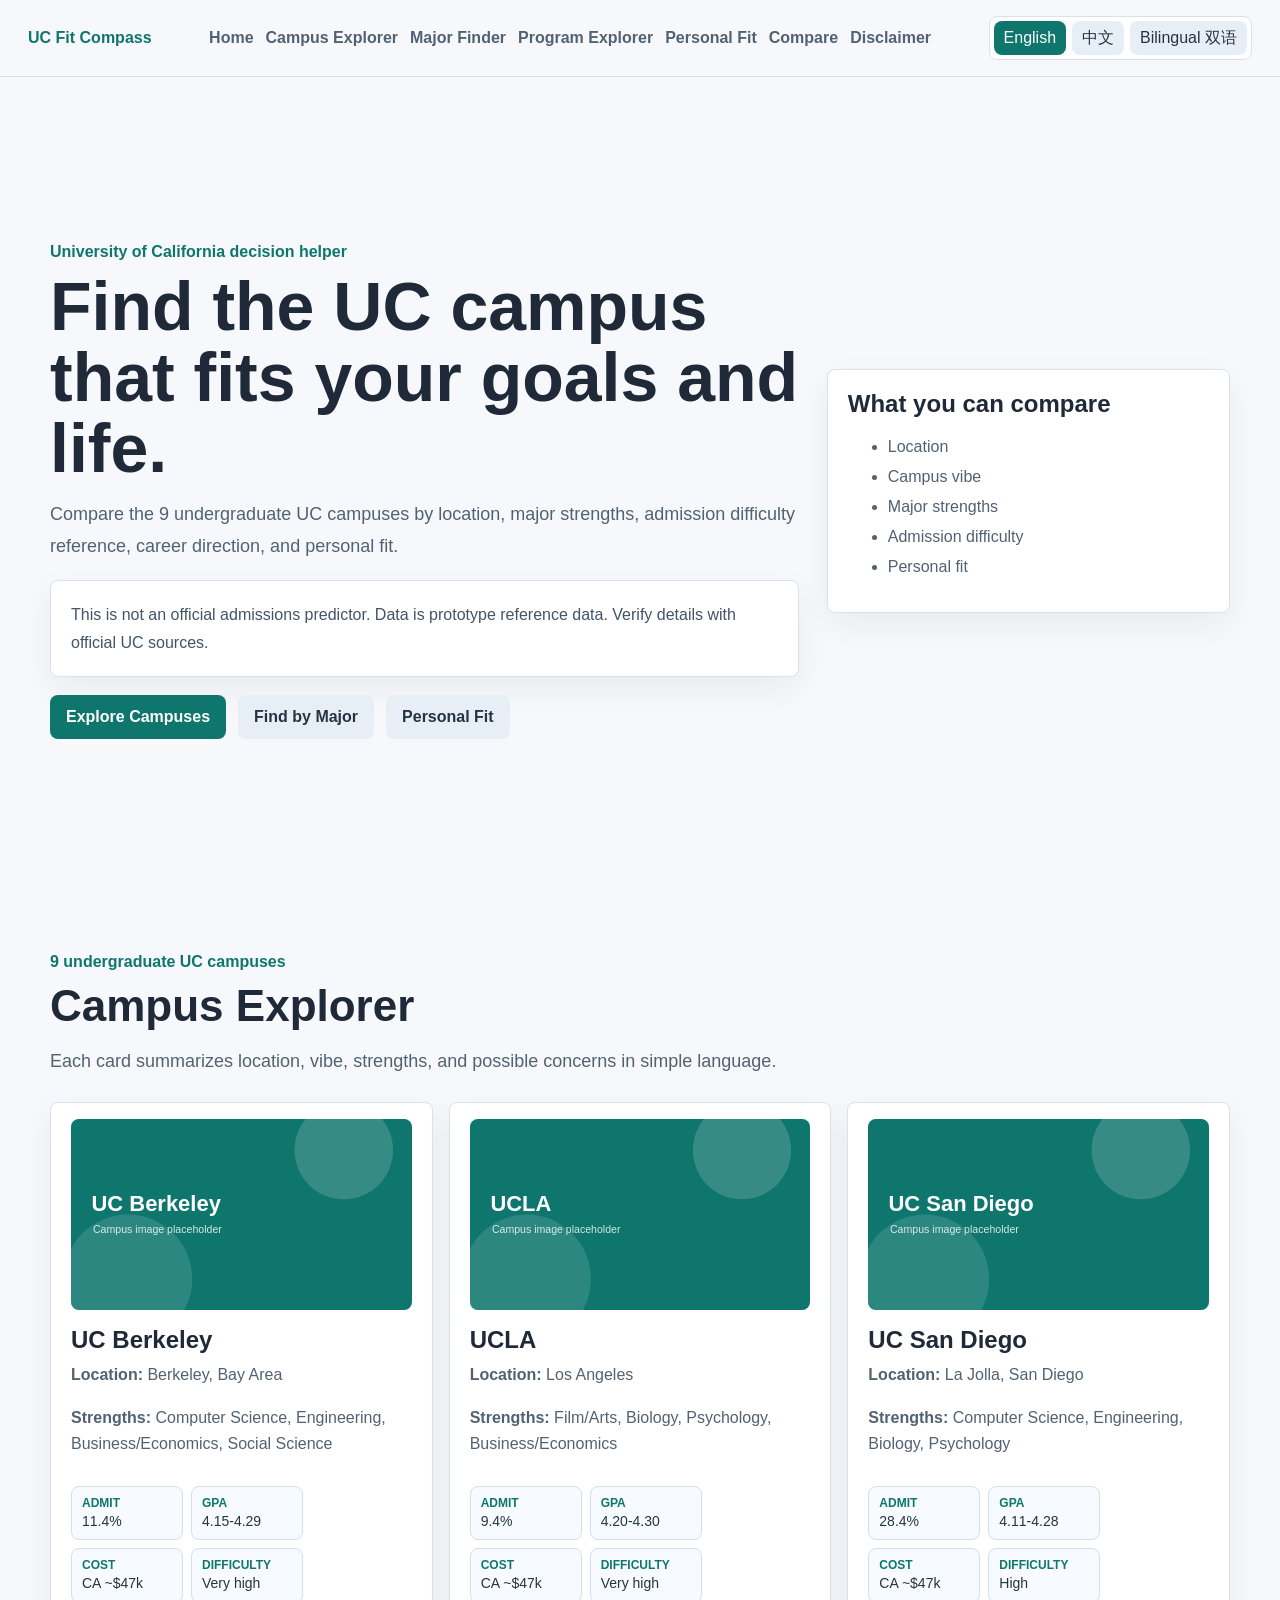
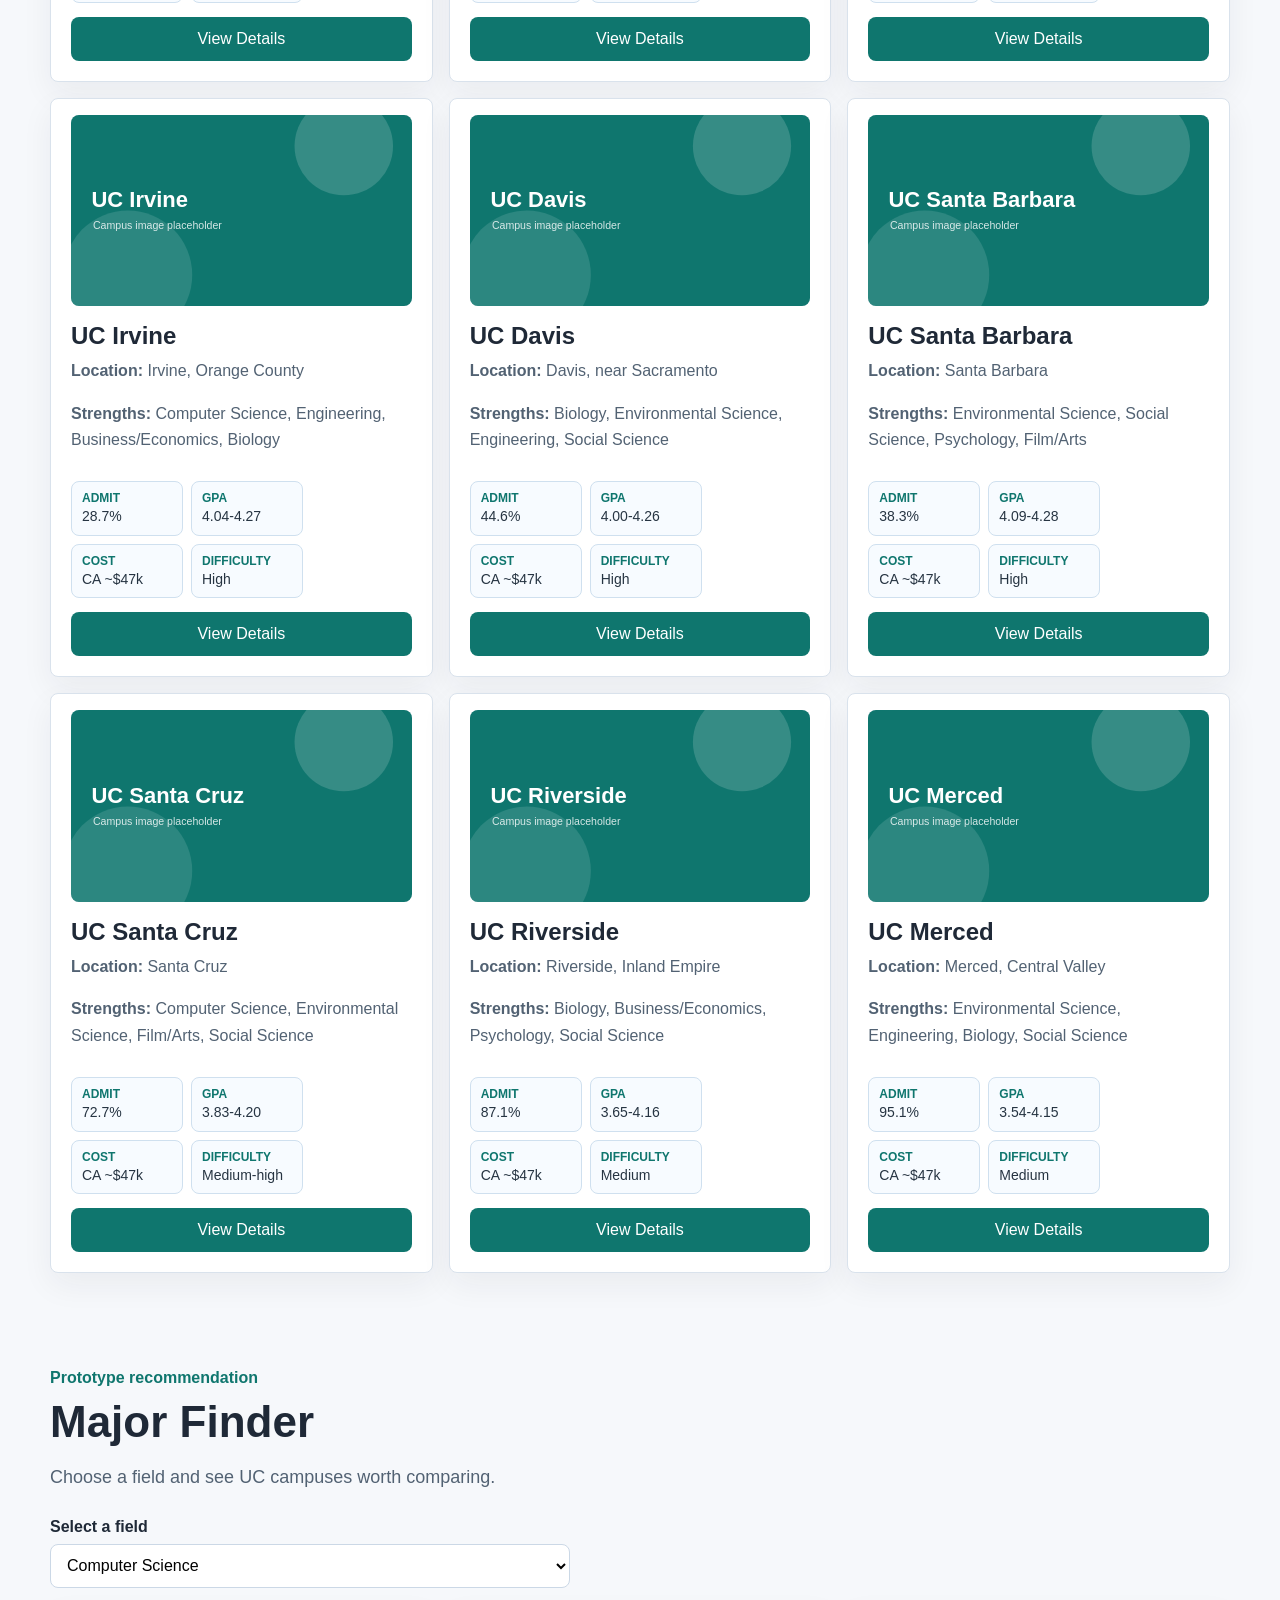
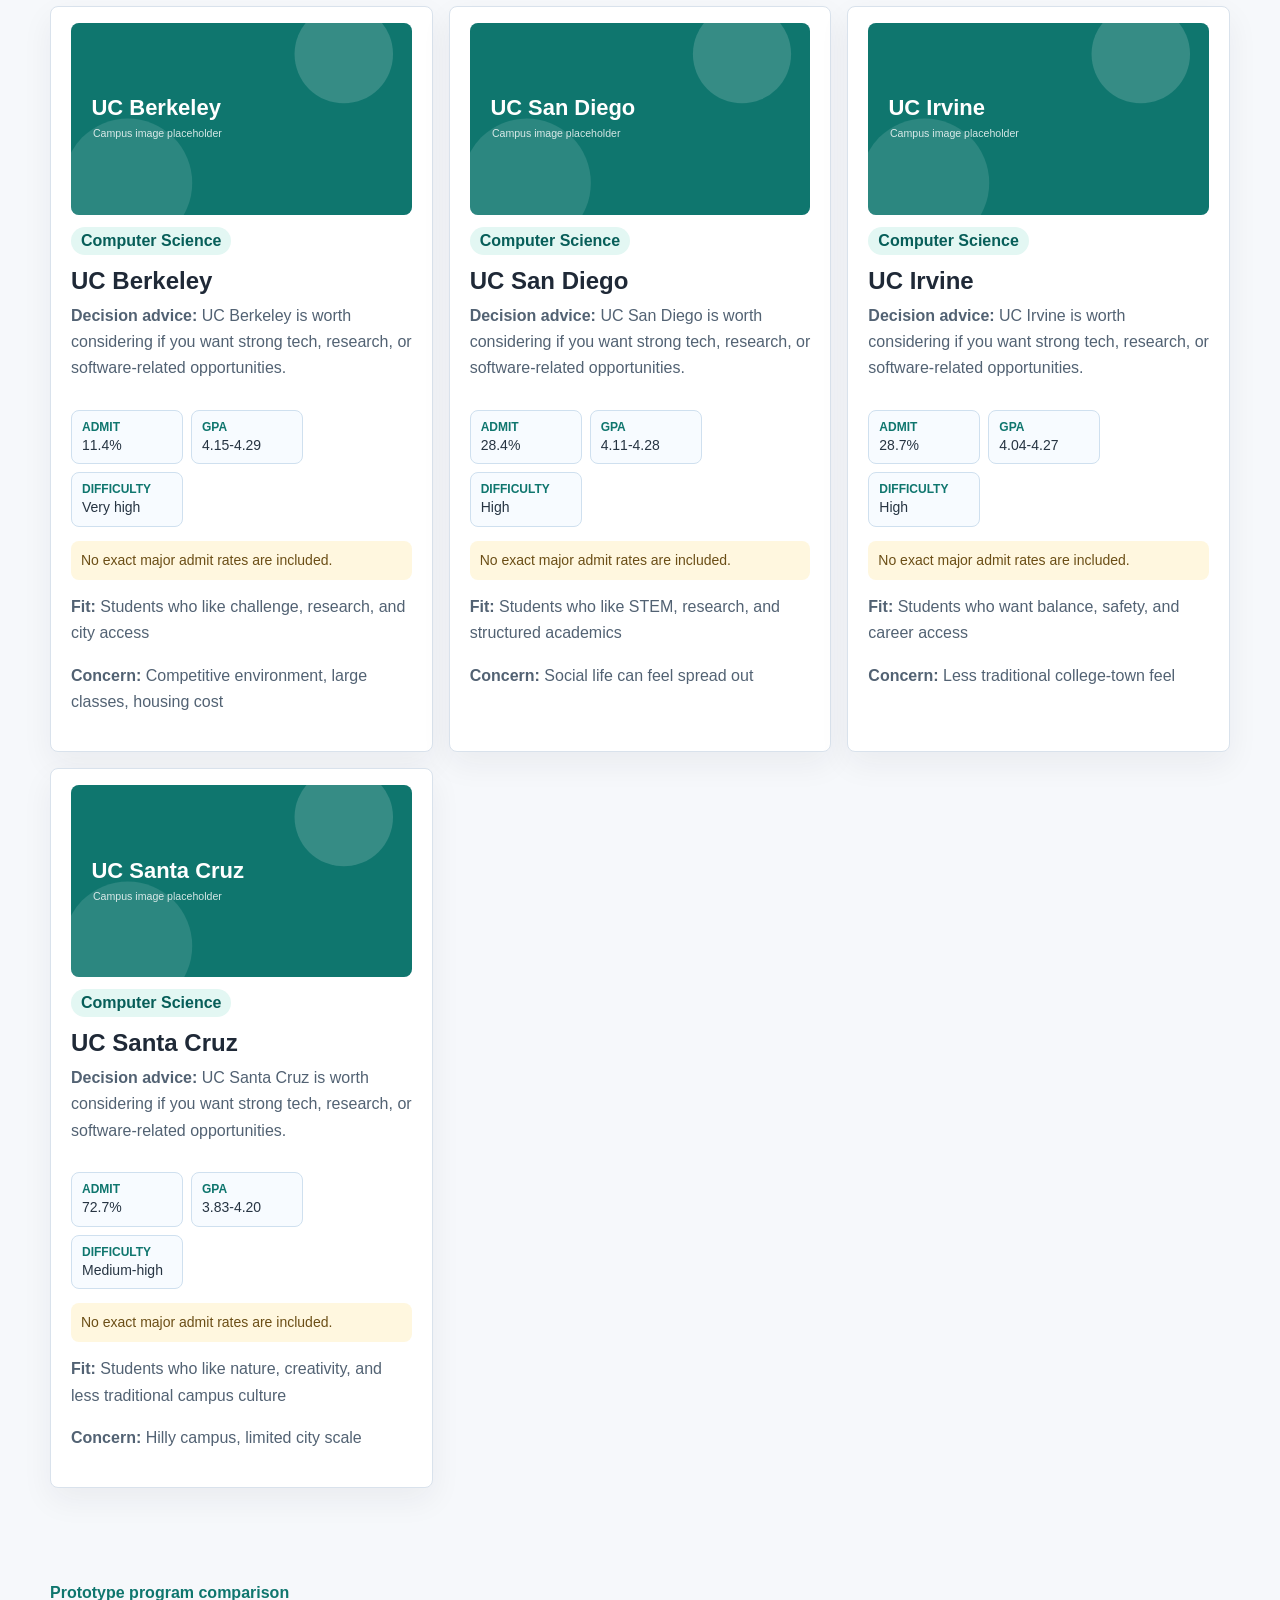
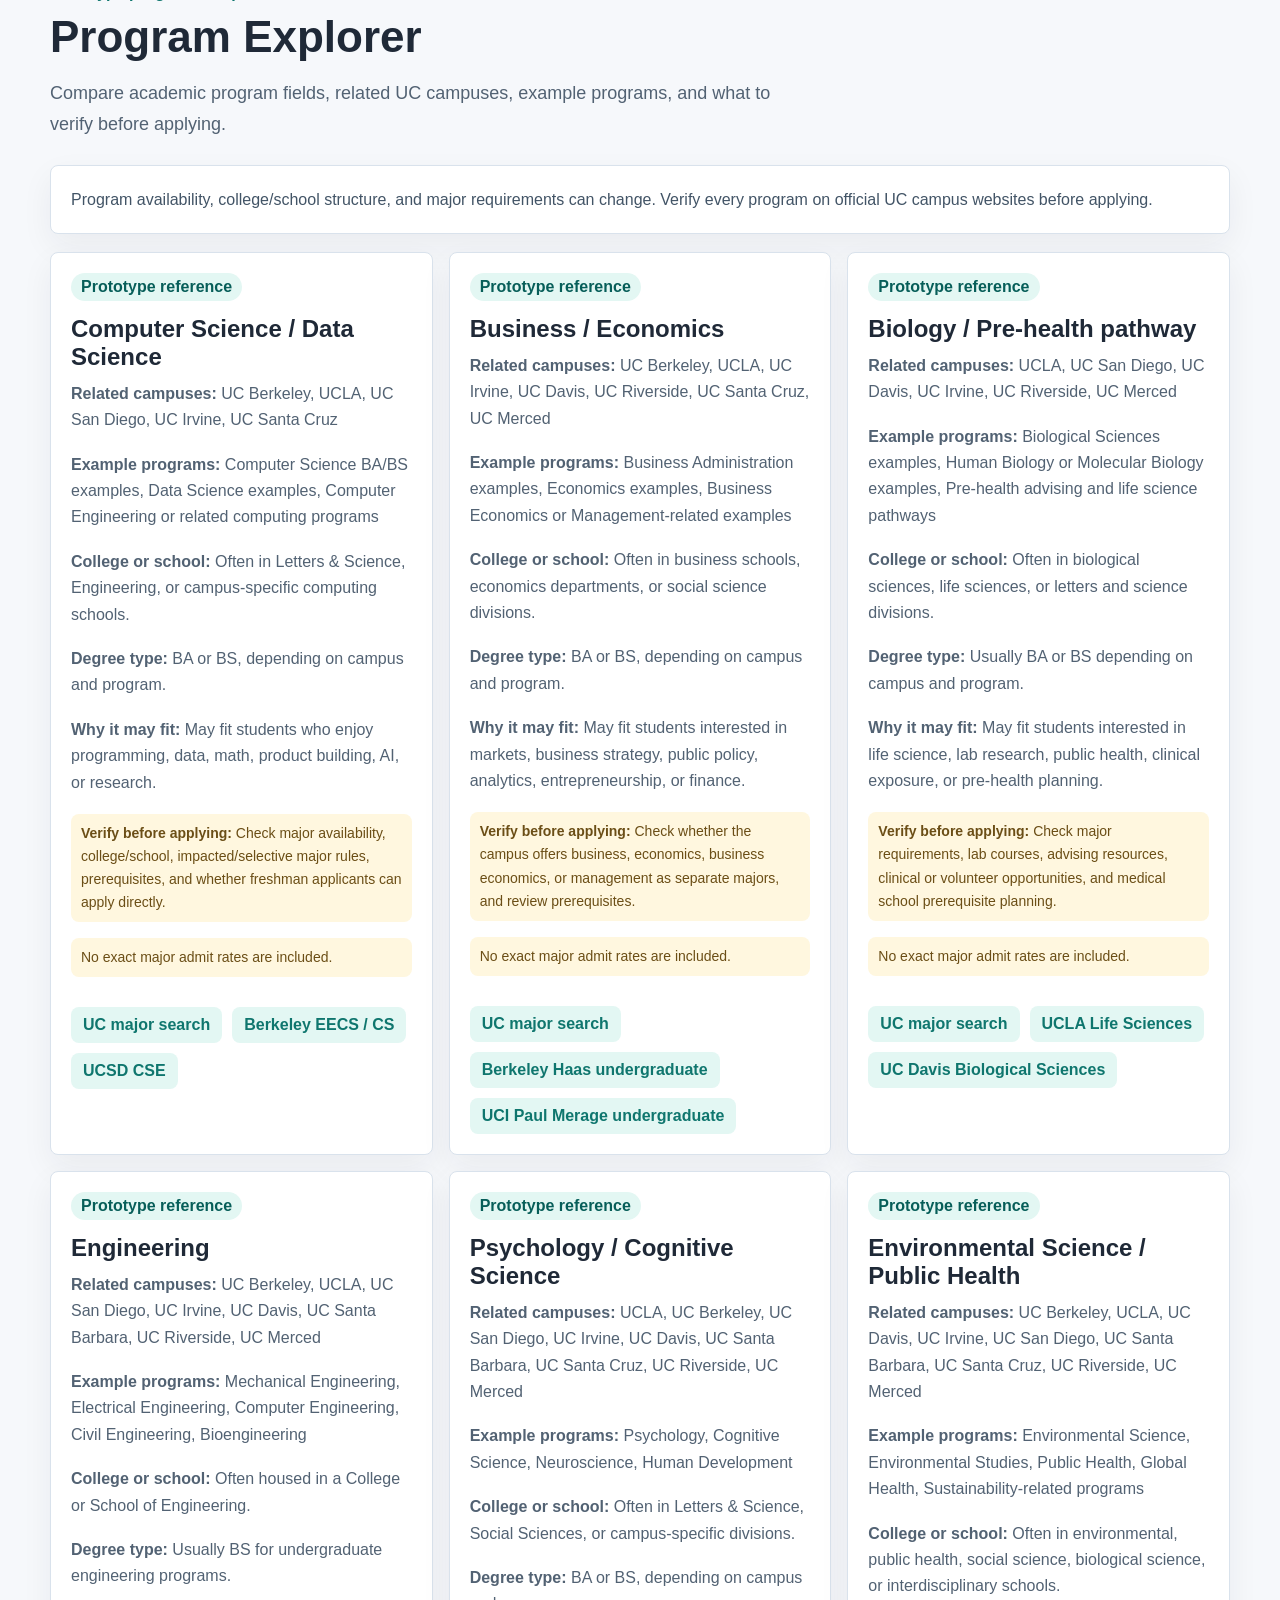
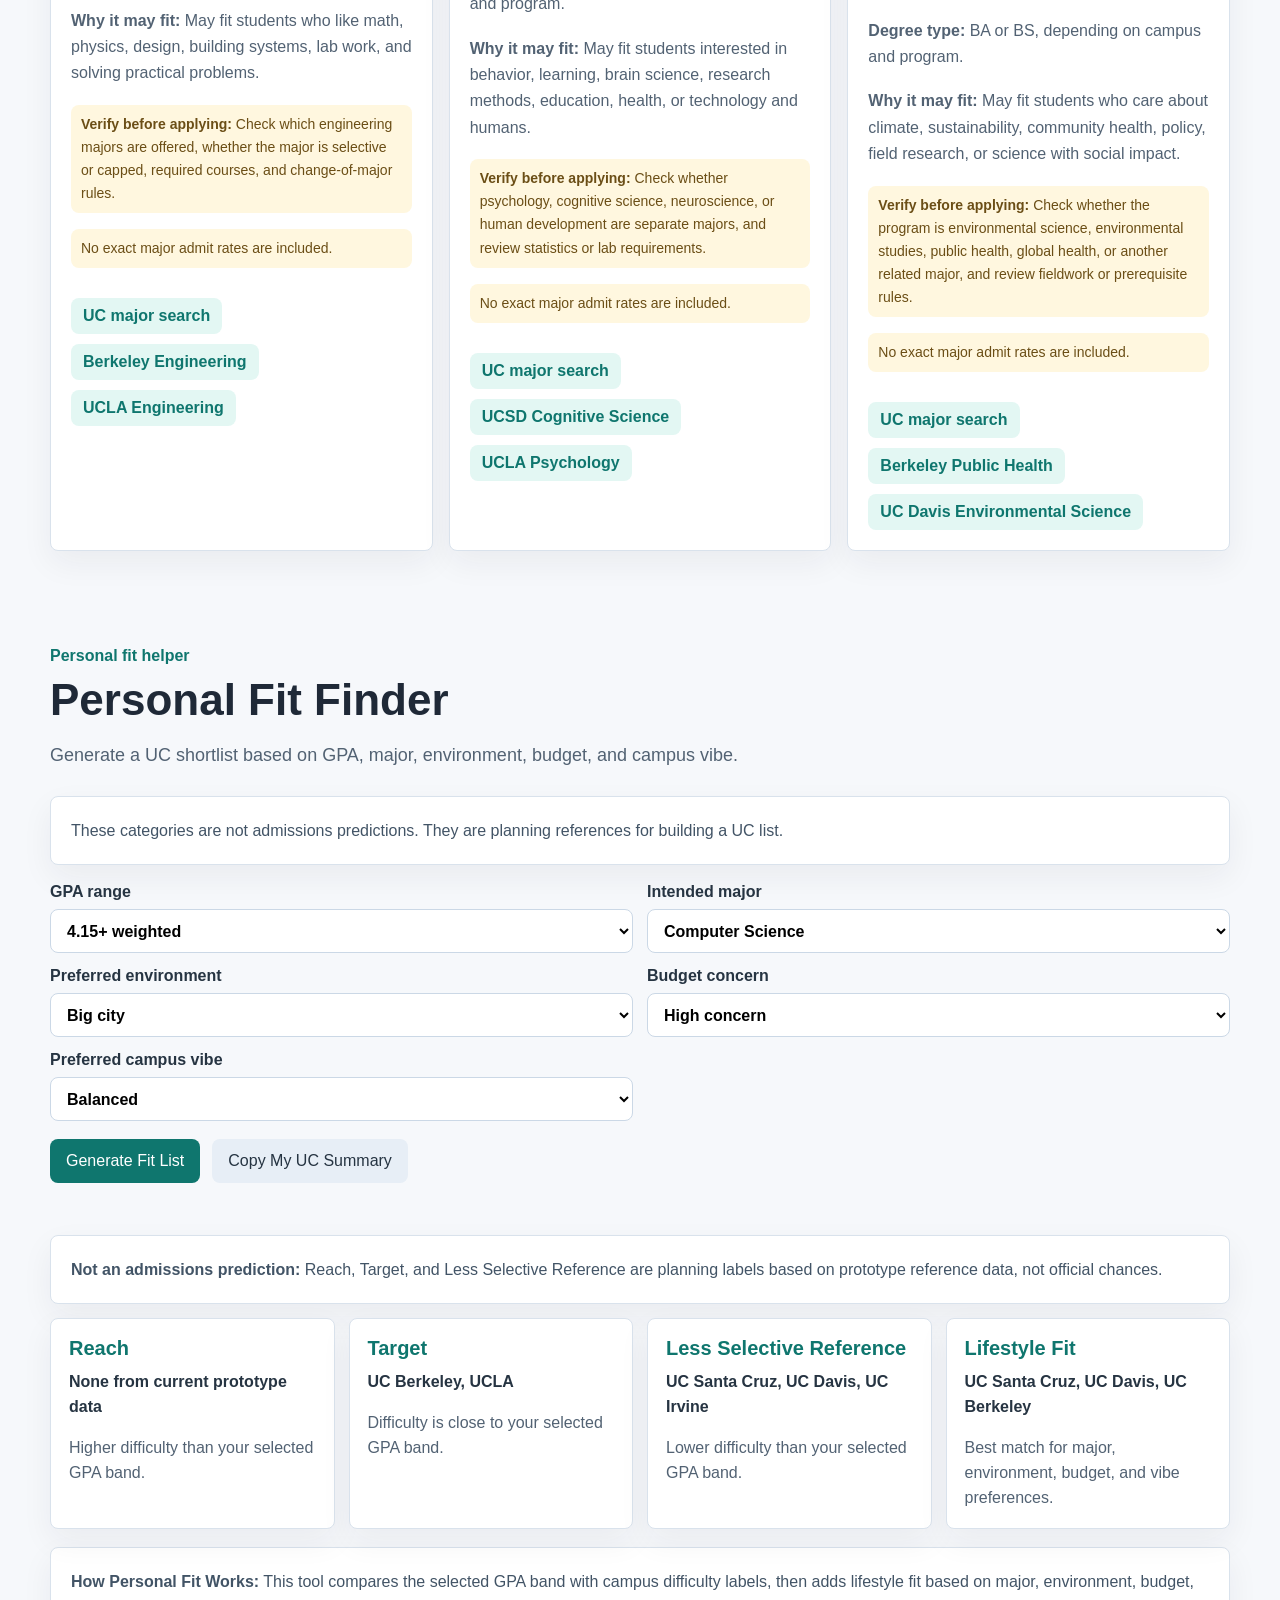
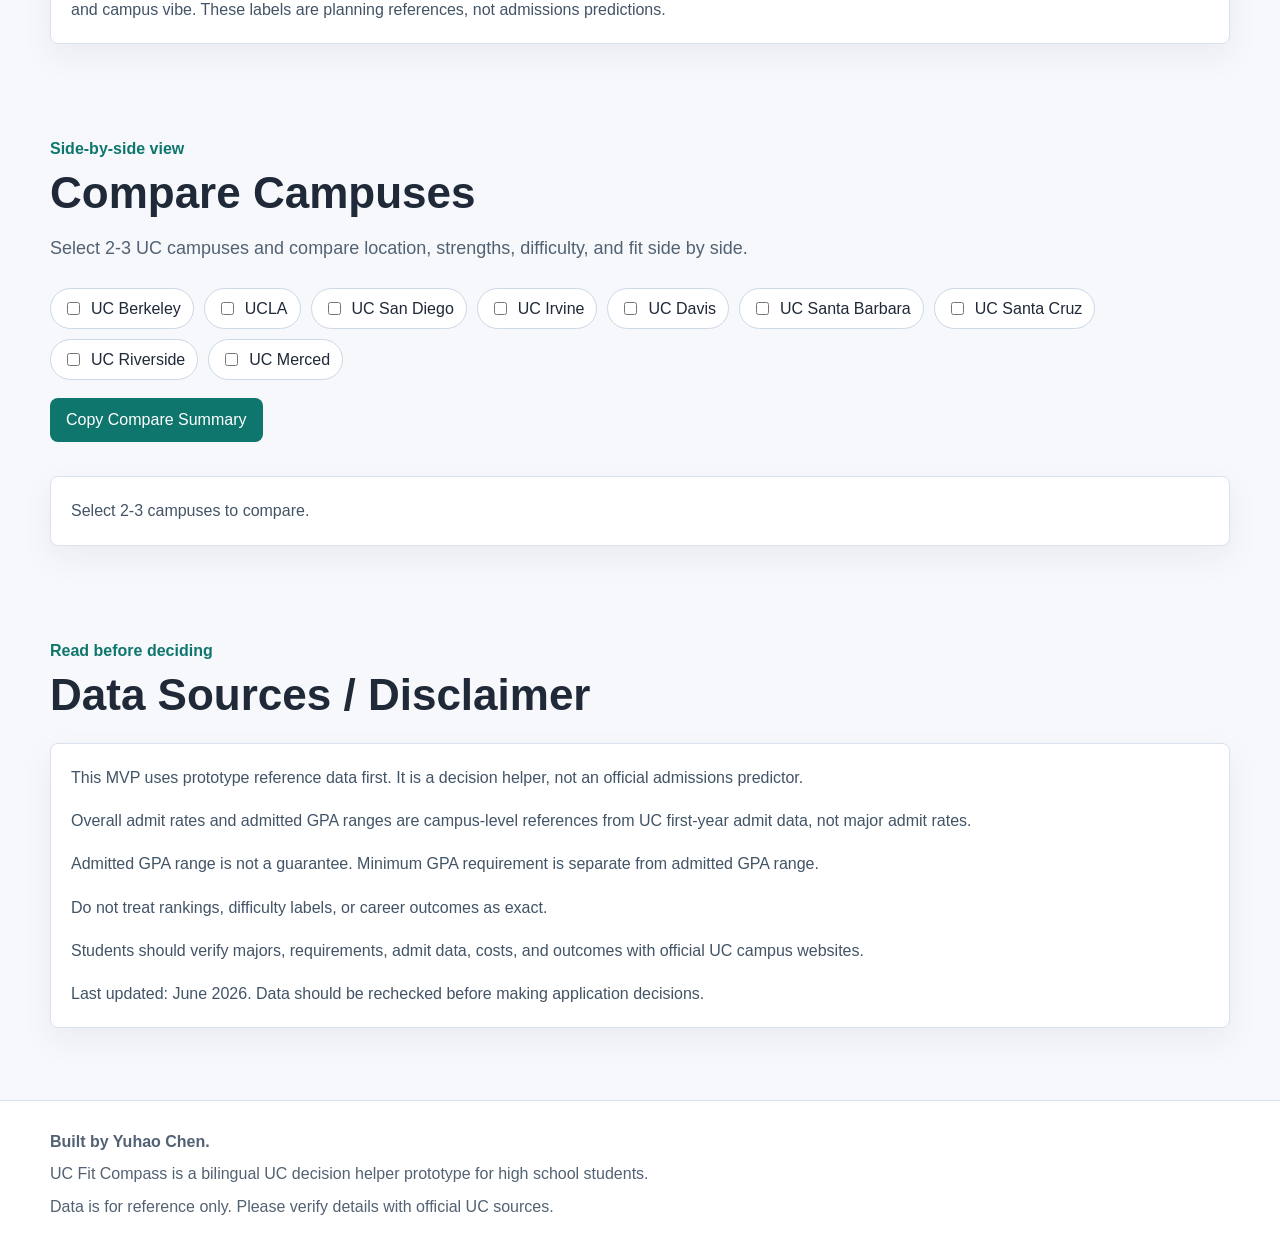
<file: index.html>
<!doctype html>
<html lang="zh-CN">
  <head>
    <meta charset="UTF-8" />
    <meta name="viewport" content="width=device-width, initial-scale=1.0" />
    <title>UC Fit Compass</title>
    <style>
:root {
  color-scheme: light;
  font-family: -apple-system, BlinkMacSystemFont, "Segoe UI", sans-serif;
  color: #1f2937;
  background: #f6f8fb;
}

* {
  box-sizing: border-box;
}

body {
  margin: 0;
}

button,
select {
  font: inherit;
}

.site-header {
  position: sticky;
  top: 0;
  z-index: 2;
  display: flex;
  justify-content: space-between;
  gap: 18px;
  align-items: center;
  padding: 16px 28px;
  border-bottom: 1px solid #d9e2ec;
  background: rgba(246, 248, 251, 0.95);
  backdrop-filter: blur(10px);
}

.language-toggle {
  display: inline-flex;
  gap: 6px;
  padding: 4px;
  border: 1px solid #d9e2ec;
  border-radius: 8px;
  background: #ffffff;
}

.language-toggle button {
  min-height: 34px;
  padding: 0 10px;
  white-space: nowrap;
}

.language-toggle .active-language {
  color: #ffffff;
  background: #0f766e;
}

.brand,
nav a,
.button {
  font-weight: 800;
  text-decoration: none;
}

.brand {
  color: #0f766e;
}

nav {
  display: flex;
  flex-wrap: wrap;
  gap: 12px;
}

nav a {
  color: #526273;
}

.page {
  width: min(1180px, calc(100% - 32px));
  margin: 0 auto;
  padding: 48px 0;
}

.hero {
  min-height: calc(100vh - 72px);
  display: grid;
  grid-template-columns: 1.3fr 0.7fr;
  gap: 28px;
  align-items: center;
}

.eyebrow {
  margin: 0 0 10px;
  color: #0f766e;
  font-weight: 900;
}

h1,
h2,
h3,
p {
  margin-top: 0;
}

.hero-title,
.section-title {
  max-width: 820px;
  margin-bottom: 16px;
  line-height: 1.12;
  letter-spacing: 0;
}

.hero-title {
  font-size: clamp(34px, 7vw, 68px);
  line-height: 1.04;
}

.section-title {
  font-size: clamp(28px, 4vw, 44px);
}

.lead {
  max-width: 760px;
  color: #526273;
  font-size: 18px;
  line-height: 1.75;
}

.notice,
.hero-panel,
.card,
.compare-card {
  border: 1px solid #d9e2ec;
  border-radius: 8px;
  background: #ffffff;
  box-shadow: 0 12px 32px rgba(31, 41, 55, 0.06);
}

.notice,
.hero-panel,
.card,
.compare-card {
  padding: 20px;
}

.notice {
  color: #425466;
  line-height: 1.7;
}

.notice.large p:last-child {
  margin-bottom: 0;
}

.actions {
  display: flex;
  flex-wrap: wrap;
  gap: 12px;
  margin-top: 18px;
}

.button,
button {
  min-height: 44px;
  display: inline-flex;
  align-items: center;
  justify-content: center;
  border: 0;
  border-radius: 8px;
  padding: 0 16px;
  color: #ffffff;
  background: #0f766e;
  cursor: pointer;
}

.secondary {
  color: #263442;
  background: #e7eef6;
}

.hero-panel li {
  margin: 12px 0;
  color: #526273;
}

.section-head {
  margin-bottom: 24px;
}

.cards {
  display: grid;
  grid-template-columns: repeat(3, 1fr);
  gap: 16px;
}

.card h3 {
  margin-bottom: 8px;
  font-size: 24px;
}

.card {
  display: flex;
  flex-direction: column;
}

.program-card {
  gap: 2px;
}

.campus-image {
  width: 100%;
  aspect-ratio: 16 / 9;
  display: block;
  margin: -4px 0 16px;
  border-radius: 8px;
  object-fit: cover;
  background: #d9e2ec;
}

.campus-image.small {
  margin-bottom: 12px;
}

.meta {
  color: #526273;
  line-height: 1.65;
}

.mini-note {
  padding: 8px 10px;
  border-radius: 8px;
  color: #6b4e16;
  background: #fff7df;
  font-size: 14px;
}

.tag {
  width: fit-content;
  margin-bottom: 12px;
  padding: 5px 10px;
  border-radius: 999px;
  color: #075e59;
  background: #e3f7f3;
  font-weight: 800;
}

.badge-row {
  display: flex;
  flex-wrap: wrap;
  gap: 8px;
  margin: 12px 0 14px;
}

.data-badge {
  display: inline-flex;
  flex-direction: column;
  gap: 2px;
  min-width: 112px;
  padding: 9px 10px;
  border: 1px solid #cfe0ef;
  border-radius: 8px;
  color: #263442;
  background: #f7fbff;
  font-size: 14px;
  line-height: 1.25;
}

.data-badge strong {
  color: #0f766e;
  font-size: 12px;
  text-transform: uppercase;
}

.details-button {
  width: 100%;
  margin-top: auto;
}

.details-panel {
  margin-top: 14px;
  padding-top: 14px;
  border-top: 1px solid #d9e2ec;
}

.hidden {
  display: none;
}

.input-label {
  display: block;
  margin-bottom: 8px;
  font-weight: 800;
}

select {
  width: min(520px, 100%);
  min-height: 44px;
  border: 1px solid #cbd8e6;
  border-radius: 8px;
  padding: 0 12px;
  background: #ffffff;
}

.fit-form {
  display: grid;
  grid-template-columns: repeat(2, 1fr);
  gap: 14px;
  margin: 18px 0;
}

.fit-form label {
  display: grid;
  gap: 8px;
  font-weight: 800;
  color: #263442;
}

.fit-form select {
  width: 100%;
}

.fit-results {
  margin-top: 18px;
}

.fit-note {
  margin-top: 18px;
}

.copy-status {
  min-height: 24px;
  margin: 10px 0 0;
  color: #0f766e;
  font-weight: 800;
}

.fit-grid {
  display: grid;
  grid-template-columns: repeat(4, 1fr);
  gap: 14px;
  margin-top: 14px;
}

.fit-card {
  min-height: 170px;
  padding: 18px;
  border: 1px solid #d9e2ec;
  border-radius: 8px;
  background: #ffffff;
  box-shadow: 0 12px 32px rgba(31, 41, 55, 0.06);
}

.fit-card h3 {
  margin-bottom: 10px;
  color: #0f766e;
  font-size: 20px;
}

.fit-card p {
  color: #263442;
  font-weight: 800;
  line-height: 1.55;
}

.fit-card span {
  color: #526273;
  line-height: 1.55;
}

.results {
  margin-top: 18px;
}

.choice-grid {
  display: flex;
  flex-wrap: wrap;
  gap: 10px;
  margin-bottom: 18px;
}

.choice-grid label {
  display: inline-flex;
  gap: 8px;
  align-items: center;
  padding: 10px 12px;
  border: 1px solid #cbd8e6;
  border-radius: 999px;
  background: #ffffff;
}

.compare-table {
  width: 100%;
}

.compare-card h3 {
  color: #0f766e;
}

.compare-summary {
  margin-bottom: 14px;
  padding: 16px;
  border: 1px solid #cfe0ef;
  border-radius: 8px;
  color: #425466;
  background: #f7fbff;
  line-height: 1.7;
}

.table-wrap {
  width: 100%;
  overflow-x: auto;
  border: 1px solid #d9e2ec;
  border-radius: 8px;
  background: #ffffff;
  box-shadow: 0 12px 32px rgba(31, 41, 55, 0.06);
}

table {
  width: 100%;
  min-width: 760px;
  border-collapse: collapse;
}

th,
td {
  padding: 14px;
  border-bottom: 1px solid #e5edf5;
  text-align: left;
  vertical-align: top;
  line-height: 1.55;
}

thead th {
  color: #0f766e;
  background: #f0faf8;
}

tbody th {
  width: 180px;
  color: #263442;
  background: #f8fafc;
}

tr:last-child th,
tr:last-child td {
  border-bottom: 0;
}

.link-row {
  display: flex;
  flex-wrap: wrap;
  gap: 10px;
  margin-top: 14px;
}

.link-row a {
  min-height: 36px;
  display: inline-flex;
  align-items: center;
  border-radius: 8px;
  padding: 0 12px;
  color: #0f766e;
  background: #e3f7f3;
  font-weight: 800;
  text-decoration: none;
}

.site-footer {
  margin-top: 24px;
  padding: 28px;
  border-top: 1px solid #d9e2ec;
  color: #526273;
  background: #ffffff;
  line-height: 1.65;
}

.site-footer p {
  width: min(1180px, calc(100% - 32px));
  margin: 0 auto 6px;
}

.site-footer p:last-child {
  margin-bottom: 0;
}

@media (max-width: 880px) {
  .site-header,
  .hero {
    align-items: stretch;
    grid-template-columns: 1fr;
  }

  .site-header {
    flex-direction: column;
  }

  .language-toggle {
    width: 100%;
  }

  .language-toggle button {
    flex: 1;
  }

  .cards {
    grid-template-columns: 1fr;
  }

  .fit-form,
  .fit-grid {
    grid-template-columns: 1fr;
  }

  .hero-title {
    font-size: 38px;
  }

  .section-title {
    font-size: 30px;
  }
}

    </style>
  </head>
  <body>
    <header class="site-header">
      <a class="brand" href="#home">UC Fit Compass</a>
      <nav>
        <a href="#home" data-i18n="navHome">Home</a>
        <a href="#explorer" data-i18n="navExplorer">Campus Explorer</a>
        <a href="#major" data-i18n="navMajor">Major Finder</a>
        <a href="#programs" data-i18n="navPrograms">Program Explorer</a>
        <a href="#fit" data-i18n="navFit">Personal Fit</a>
        <a href="#compare" data-i18n="navCompare">Compare</a>
        <a href="#sources" data-i18n="navSources">Disclaimer</a>
      </nav>
      <div class="language-toggle" aria-label="Language switcher">
        <button class="secondary active-language" type="button" data-lang="en">English</button>
        <button class="secondary" type="button" data-lang="zh">中文</button>
        <button class="secondary" type="button" data-lang="bi">Bilingual 双语</button>
      </div>
    </header>

    <main>
      <section id="home" class="page hero">
        <div>
          <p class="eyebrow" data-i18n="heroEyebrow">University of California decision helper</p>
          <h1 class="hero-title" data-i18n="heroTitle">Find the UC campus that fits your goals and life.</h1>
          <p class="lead" data-i18n="heroLead">
            Compare the 9 undergraduate UC campuses by location, major strengths, admission difficulty reference, career direction, and personal fit.
          </p>
          <p class="notice" data-i18n="heroNotice">
            This is not an official admissions predictor. Data is prototype reference data. Verify details with official UC sources.
          </p>
          <div class="actions">
            <a class="button" href="#explorer" data-i18n="btnExplore">Explore Campuses</a>
            <a class="button secondary" href="#major" data-i18n="btnMajor">Find by Major</a>
            <a class="button secondary" href="#fit" data-i18n="btnFit">Personal Fit</a>
          </div>
        </div>
        <aside class="hero-panel">
          <h2 data-i18n="heroPanelTitle">What you can compare</h2>
          <ul>
            <li data-i18n="heroItemLocation">Location</li>
            <li data-i18n="heroItemVibe">Campus vibe</li>
            <li data-i18n="heroItemStrengths">Major strengths</li>
            <li data-i18n="heroItemDifficulty">Admission difficulty</li>
            <li data-i18n="heroItemFit">Personal fit</li>
          </ul>
        </aside>
      </section>

      <section id="explorer" class="page">
        <div class="section-head">
          <p class="eyebrow" data-i18n="explorerEyebrow">9 undergraduate UC campuses</p>
          <h1 class="section-title" data-i18n="explorerTitle">Campus Explorer</h1>
          <p class="lead" data-i18n="explorerLead">Each card summarizes location, vibe, strengths, and possible concerns in simple language.</p>
        </div>
        <div id="campusGrid" class="cards"></div>
      </section>

      <section id="major" class="page">
        <div class="section-head">
          <p class="eyebrow" data-i18n="majorEyebrow">Prototype recommendation</p>
          <h1 class="section-title" data-i18n="majorTitle">Major Finder</h1>
          <p class="lead" data-i18n="majorLead">Choose a field and see UC campuses worth comparing.</p>
        </div>
        <label class="input-label" for="majorSelect" data-i18n="majorLabel">Select a field</label>
        <select id="majorSelect"></select>
        <div id="majorResults" class="cards results"></div>
      </section>

      <section id="programs" class="page">
        <div class="section-head">
          <p class="eyebrow" data-i18n="programEyebrow">Prototype program comparison</p>
          <h1 class="section-title" data-i18n="programTitle">Program Explorer</h1>
          <p class="lead" data-i18n="programLead">Compare academic program fields, related UC campuses, example programs, and what to verify before applying.</p>
        </div>
        <div class="notice" data-i18n="programNotice">
          Program availability, college/school structure, and major requirements can change.
          Verify every program on official UC campus websites before applying.
        </div>
        <div id="programGrid" class="cards results"></div>
      </section>

      <section id="fit" class="page">
        <div class="section-head">
          <p class="eyebrow" data-i18n="fitEyebrow">Personal fit helper</p>
          <h1 class="section-title" data-i18n="fitTitle">Personal Fit Finder</h1>
          <p class="lead" data-i18n="fitLead">Generate a UC shortlist based on GPA, major, environment, budget, and campus vibe.</p>
        </div>

        <div class="notice" data-i18n="fitNotice">
          These categories are not admissions predictions. They are planning references for building a UC list.
        </div>

        <div class="fit-form">
          <label>
            <span data-i18n="fitGpaLabel">GPA range</span>
            <select id="fitGpa">
              <option value="top" data-i18n="gpaTop">4.15+ weighted</option>
              <option value="strong" data-i18n="gpaStrong">4.00-4.14 weighted</option>
              <option value="solid" data-i18n="gpaSolid">3.80-3.99 weighted</option>
              <option value="building" data-i18n="gpaBuilding">Below 3.80 weighted</option>
            </select>
          </label>

          <label>
            <span data-i18n="fitMajorLabel">Intended major</span>
            <select id="fitMajor"></select>
          </label>

          <label>
            <span data-i18n="fitEnvironmentLabel">Preferred environment</span>
            <select id="fitEnvironment">
              <option value="city" data-i18n="envCity">Big city</option>
              <option value="suburban" data-i18n="envSuburban">Suburban and organized</option>
              <option value="college-town" data-i18n="envCollegeTown">College town</option>
              <option value="coastal" data-i18n="envCoastal">Coastal</option>
              <option value="nature" data-i18n="envNature">Nature and quiet</option>
            </select>
          </label>

          <label>
            <span data-i18n="fitBudgetLabel">Budget concern</span>
            <select id="fitBudget">
              <option value="high" data-i18n="budgetHigh">High concern</option>
              <option value="medium" data-i18n="budgetMedium">Some concern</option>
              <option value="low" data-i18n="budgetLow">Low concern</option>
            </select>
          </label>

          <label>
            <span data-i18n="fitVibeLabel">Preferred campus vibe</span>
            <select id="fitVibe">
              <option value="balanced" data-i18n="vibeBalanced">Balanced</option>
              <option value="competitive" data-i18n="vibeCompetitive">Challenging</option>
              <option value="social" data-i18n="vibeSocial">Social</option>
              <option value="supportive" data-i18n="vibeSupportive">Supportive</option>
              <option value="creative" data-i18n="vibeCreative">Creative</option>
              <option value="research" data-i18n="vibeResearch">Research-focused</option>
            </select>
          </label>
        </div>

        <div class="actions">
          <button id="fitButton" type="button" data-i18n="fitButton">Generate Fit List</button>
          <button id="copyFitButton" class="secondary" type="button" data-i18n="copyFitButton">Copy My UC Summary</button>
        </div>
        <p id="copyStatus" class="copy-status"></p>
        <div id="fitResults" class="fit-results"></div>
        <div class="notice fit-note">
          <strong data-i18n="fitHowTitle">How Personal Fit Works:</strong>
          <span data-i18n="fitHowText">This tool compares the selected GPA band with campus difficulty labels, then adds lifestyle fit based on major, environment, budget, and campus vibe. These labels are planning references, not admissions predictions.</span>
        </div>
      </section>

      <section id="compare" class="page">
        <div class="section-head">
          <p class="eyebrow" data-i18n="compareEyebrow">Side-by-side view</p>
          <h1 class="section-title" data-i18n="compareTitle">Compare Campuses</h1>
          <p class="lead" data-i18n="compareLead">Select 2-3 UC campuses and compare location, strengths, difficulty, and fit side by side.</p>
        </div>
        <div id="compareChoices" class="choice-grid"></div>
        <div class="actions">
          <button id="copyCompareButton" type="button" data-i18n="copyCompareButton">Copy Compare Summary</button>
        </div>
        <p id="compareCopyStatus" class="copy-status"></p>
        <div id="compareTable" class="compare-table"></div>
      </section>

      <section id="sources" class="page">
        <div class="section-head">
          <p class="eyebrow" data-i18n="sourcesEyebrow">Read before deciding</p>
          <h1 class="section-title" data-i18n="sourcesTitle">Data Sources / Disclaimer</h1>
        </div>
        <div class="notice large">
          <p data-i18n="sourceP1">
            This MVP uses prototype reference data first. It is a decision helper, not an official admissions predictor.
          </p>
          <p data-i18n="sourceP2">
            Overall admit rates and admitted GPA ranges are campus-level references from UC first-year admit data, not major admit rates.
          </p>
          <p data-i18n="sourceP3">
            Admitted GPA range is not a guarantee. Minimum GPA requirement is separate from admitted GPA range.
          </p>
          <p data-i18n="sourceP4">
            Do not treat rankings, difficulty labels, or career outcomes as exact. 不要把排名、难度标签或就业结果当成精确结论。
          </p>
          <p data-i18n="sourceP5">
            Students should verify majors, requirements, admit data, costs, and outcomes with official UC campus websites.
          </p>
          <p data-i18n="sourceP6">
            Last updated: June 2026. Data should be rechecked before making application decisions.
          </p>
        </div>
      </section>
    </main>

    <footer class="site-footer">
      <p><strong data-i18n="footerBuilt">Built by Yuhao Chen.</strong></p>
      <p data-i18n="footerAbout">UC Fit Compass is a bilingual UC decision helper prototype for high school students.</p>
      <p data-i18n="footerData">Data is for reference only. Please verify details with official UC sources.</p>
    </footer>

    <script>
const minGpaRequirement =
  "California residents: 3.0 A-G GPA minimum; Nonresidents: 3.4 A-G GPA minimum";
const estimatedAnnualCost =
  "Reference only: CA resident on campus about $47k/year; nonresident on campus about $87k/year";
const officialCostLink =
  "https://admission.universityofcalifornia.edu/tuition-financial-aid/tuition-cost-of-attendance/";

function placeholderImage(campusName, color) {
  const svg = `
    <svg xmlns="http://www.w3.org/2000/svg" width="900" height="520" viewBox="0 0 900 520">
      <rect width="900" height="520" fill="${color}"/>
      <circle cx="720" cy="90" r="130" fill="rgba(255,255,255,0.16)"/>
      <circle cx="150" cy="430" r="170" fill="rgba(255,255,255,0.12)"/>
      <text x="54" y="250" fill="white" font-family="Arial, sans-serif" font-size="58" font-weight="700">${campusName}</text>
      <text x="58" y="310" fill="rgba(255,255,255,0.82)" font-family="Arial, sans-serif" font-size="28">Campus image placeholder</text>
    </svg>
  `;
  return `data:image/svg+xml;charset=UTF-8,${encodeURIComponent(svg)}`;
}

function commonsImage(fileName) {
  return `https://commons.wikimedia.org/wiki/Special:FilePath/${encodeURIComponent(fileName)}`;
}

function commonsPage(fileName) {
  return `https://commons.wikimedia.org/wiki/File:${encodeURIComponent(fileName).replaceAll("%20", "_")}`;
}

const campuses = [
  {
    name: "UC Berkeley",
    campusImage: commonsImage("Uc berkeley campus.jpg"),
    imageSource: commonsPage("Uc berkeley campus.jpg"),
    location: "Berkeley, Bay Area / 伯克利，湾区",
    vibe: "Intense, intellectual, activist / 学术强、节奏快、公共议题活跃",
    overallAdmitRate: "11.4%",
    admittedGpaRange: "4.15-4.29",
    minimumGpaRequirement: minGpaRequirement,
    estimatedAnnualCost,
    officialAdmissionsLink: "https://admission.universityofcalifornia.edu/campuses-majors/berkeley/first-year-admit-data.html",
    officialCostLink,
    strengths: ["Computer Science", "Engineering", "Business/Economics", "Social Science"],
    difficulty: "Very high / 很高",
    fit: "Students who like challenge, research, and city access / 喜欢挑战、研究和城市资源的学生",
    concerns: "Competitive environment, large classes, housing cost / 竞争强、大课多、住宿贵",
    source: "UC Admissions Fall 2025; UC Cost 2026-27 average"
  },
  {
    name: "UCLA",
    campusImage: commonsImage("2019 UCLA Royce Hall and Haines Hall.jpg"),
    imageSource: commonsPage("2019 UCLA Royce Hall and Haines Hall.jpg"),
    location: "Los Angeles / 洛杉矶",
    vibe: "Energetic, social, big-city / 活跃、社交强、大城市资源多",
    overallAdmitRate: "9.4%",
    admittedGpaRange: "4.20-4.30",
    minimumGpaRequirement: minGpaRequirement,
    estimatedAnnualCost,
    officialAdmissionsLink: "https://admission.universityofcalifornia.edu/campuses-majors/ucla/first-year-admit-data.html",
    officialCostLink,
    strengths: ["Film/Arts", "Biology", "Psychology", "Business/Economics"],
    difficulty: "Very high / 很高",
    fit: "Students who want academics plus city opportunities / 想兼顾学术和城市机会的学生",
    concerns: "Traffic, competition, large campus / 交通拥堵、竞争强、校园大",
    source: "UC Admissions Fall 2025; UC Cost 2026-27 average"
  },
  {
    name: "UC San Diego",
    campusImage: commonsImage("UCSD campus (6484576619).jpg"),
    imageSource: commonsPage("UCSD campus (6484576619).jpg"),
    location: "La Jolla, San Diego / 圣地亚哥 La Jolla",
    vibe: "STEM-focused, coastal, research-heavy / STEM 强、海边、研究氛围浓",
    overallAdmitRate: "28.4%",
    admittedGpaRange: "4.11-4.28",
    minimumGpaRequirement: minGpaRequirement,
    estimatedAnnualCost,
    officialAdmissionsLink: "https://admission.universityofcalifornia.edu/campuses-majors/san-diego/first-year-admit-data.html",
    officialCostLink,
    strengths: ["Computer Science", "Engineering", "Biology", "Psychology"],
    difficulty: "High / 高",
    fit: "Students who like STEM, research, and structured academics / 喜欢 STEM、研究和清晰学术路径的学生",
    concerns: "Social life can feel spread out / 社交可能比较分散",
    source: "UC Admissions Fall 2025; UC Cost 2026-27 average"
  },
  {
    name: "UC Irvine",
    campusImage: commonsImage("Aldrich Park, UCI.jpg"),
    imageSource: commonsPage("Aldrich Park, UCI.jpg"),
    location: "Irvine, Orange County / 尔湾，橙县",
    vibe: "Organized, safe, suburban / 规划好、安全、郊区型",
    overallAdmitRate: "28.7%",
    admittedGpaRange: "4.04-4.27",
    minimumGpaRequirement: minGpaRequirement,
    estimatedAnnualCost,
    officialAdmissionsLink: "https://admission.universityofcalifornia.edu/campuses-majors/irvine/first-year-admit-data.html",
    officialCostLink,
    strengths: ["Computer Science", "Engineering", "Business/Economics", "Biology"],
    difficulty: "High / 高",
    fit: "Students who want balance, safety, and career access / 想要平衡、安全和就业资源的学生",
    concerns: "Less traditional college-town feel / 大学校城氛围较弱",
    source: "UC Admissions Fall 2025; UC Cost 2026-27 average"
  },
  {
    name: "UC Davis",
    campusImage: commonsImage("Mrak Hall (UC Davis) Across Lake Spafford.jpg"),
    imageSource: commonsPage("Mrak Hall (UC Davis) Across Lake Spafford.jpg"),
    location: "Davis, near Sacramento / 戴维斯，近萨克拉门托",
    vibe: "Friendly, bike-friendly, college town / 友好、自行车文化、大学城",
    overallAdmitRate: "44.6%",
    admittedGpaRange: "4.00-4.26",
    minimumGpaRequirement: minGpaRequirement,
    estimatedAnnualCost,
    officialAdmissionsLink: "https://admission.universityofcalifornia.edu/campuses-majors/davis/first-year-admit-data.html",
    officialCostLink,
    strengths: ["Biology", "Environmental Science", "Engineering", "Social Science"],
    difficulty: "High / 高",
    fit: "Students who like community, science, and a calmer town / 喜欢社区感、科学和安静环境的学生",
    concerns: "Smaller city feel / 城市资源不如 LA 或湾区",
    source: "UC Admissions Fall 2025; UC Cost 2026-27 average"
  },
  {
    name: "UC Santa Barbara",
    campusImage: commonsImage("UCSB University Center and Storke Tower.jpg"),
    imageSource: commonsPage("UCSB University Center and Storke Tower.jpg"),
    location: "Santa Barbara / 圣塔芭芭拉",
    vibe: "Coastal, social, relaxed but academic / 海边、社交强、轻松但学术不错",
    overallAdmitRate: "38.3%",
    admittedGpaRange: "4.09-4.28",
    minimumGpaRequirement: minGpaRequirement,
    estimatedAnnualCost,
    officialAdmissionsLink: "https://admission.universityofcalifornia.edu/campuses-majors/santa-barbara/first-year-admit-data.html",
    officialCostLink,
    strengths: ["Environmental Science", "Social Science", "Psychology", "Film/Arts"],
    difficulty: "High / 高",
    fit: "Students who want campus life, beach, and academics / 想要校园生活、海边和学术平衡的学生",
    concerns: "Party reputation, housing pressure / 派对名声、住房压力",
    source: "UC Admissions Fall 2025; UC Cost 2026-27 average"
  },
  {
    name: "UC Santa Cruz",
    campusImage: commonsImage("McHenry Library UCSC.jpg"),
    imageSource: commonsPage("McHenry Library UCSC.jpg"),
    location: "Santa Cruz / 圣塔克鲁兹",
    vibe: "Nature, creative, independent / 自然环境强、创意、独立",
    overallAdmitRate: "72.7%",
    admittedGpaRange: "3.83-4.20",
    minimumGpaRequirement: minGpaRequirement,
    estimatedAnnualCost,
    officialAdmissionsLink: "https://admission.universityofcalifornia.edu/campuses-majors/santa-cruz/first-year-admit-data.html",
    officialCostLink,
    strengths: ["Computer Science", "Environmental Science", "Film/Arts", "Social Science"],
    difficulty: "Medium-high / 中高",
    fit: "Students who like nature, creativity, and less traditional campus culture / 喜欢自然、创意和非传统校园文化的学生",
    concerns: "Hilly campus, limited city scale / 校园坡多、城市规模较小",
    source: "UC Admissions Fall 2025; UC Cost 2026-27 average"
  },
  {
    name: "UC Riverside",
    campusImage: commonsImage("Ucr-belltower.jpg"),
    imageSource: commonsPage("Ucr-belltower.jpg"),
    location: "Riverside, Inland Empire / 河滨，内陆帝国",
    vibe: "Supportive, diverse, growing / 支持性强、多元、发展中",
    overallAdmitRate: "87.1%",
    admittedGpaRange: "3.65-4.16",
    minimumGpaRequirement: minGpaRequirement,
    estimatedAnnualCost,
    officialAdmissionsLink: "https://admission.universityofcalifornia.edu/campuses-majors/riverside/first-year-admit-data.html",
    officialCostLink,
    strengths: ["Biology", "Business/Economics", "Psychology", "Social Science"],
    difficulty: "Medium / 中等",
    fit: "Students who want UC access, support, and room to grow / 想要 UC 机会、支持和成长空间的学生",
    concerns: "Hot weather, less coastal access / 天气热、离海边远",
    source: "UC Admissions Fall 2025; UC Cost 2026-27 average"
  },
  {
    name: "UC Merced",
    campusImage: commonsImage("University of California, Merced.jpg"),
    imageSource: commonsPage("University of California, Merced.jpg"),
    location: "Merced, Central Valley / 默塞德，加州中央谷",
    vibe: "Newer, close-knit, opportunity-focused / 较新、小社区感、机会成长型",
    overallAdmitRate: "95.1%",
    admittedGpaRange: "3.54-4.15",
    minimumGpaRequirement: minGpaRequirement,
    estimatedAnnualCost,
    officialAdmissionsLink: "https://admission.universityofcalifornia.edu/campuses-majors/merced/first-year-admit-data.html",
    officialCostLink,
    strengths: ["Environmental Science", "Engineering", "Biology", "Social Science"],
    difficulty: "Medium / 中等",
    fit: "Students who want smaller classes and growth opportunities / 想要小一些环境和成长机会的学生",
    concerns: "Newer reputation, fewer city resources / 学校较新、城市资源较少",
    source: "UC Admissions Fall 2025; UC Cost 2026-27 average"
  }
];

const fields = ["Computer Science", "Engineering", "Business/Economics", "Biology", "Psychology", "Social Science", "Film/Arts", "Environmental Science"];

const programFields = [
  {
    field: "Computer Science / Data Science",
    relatedCampuses: ["UC Berkeley", "UCLA", "UC San Diego", "UC Irvine", "UC Santa Cruz"],
    examples: [
      "Computer Science BA/BS examples",
      "Data Science examples",
      "Computer Engineering or related computing programs"
    ],
    college: "Often in Letters & Science, Engineering, or campus-specific computing schools. 常见于文理学院、工程学院或校区自己的计算相关学院。",
    degreeType: "BA or BS, depending on campus and program. 可能是 BA 或 BS，取决于校区和项目。",
    fit: "May fit students who enjoy programming, data, math, product building, AI, or research. 适合喜欢编程、数据、数学、产品开发、AI 或研究的学生。",
    verify: "Check major availability, college/school, impacted/selective major rules, prerequisites, and whether freshman applicants can apply directly. 核实专业是否开放、所属学院、是否热门/选择性专业、先修课和新生是否能直接申请。",
    links: [
      { label: "UC major search", url: "https://admission.universityofcalifornia.edu/campuses-majors/majors/" },
      { label: "Berkeley EECS / CS", url: "https://eecs.berkeley.edu/academics/undergraduate/" },
      { label: "UCSD CSE", url: "https://cse.ucsd.edu/undergraduate" }
    ]
  },
  {
    field: "Business / Economics",
    relatedCampuses: ["UC Berkeley", "UCLA", "UC Irvine", "UC Davis", "UC Riverside", "UC Santa Cruz", "UC Merced"],
    examples: [
      "Business Administration examples",
      "Economics examples",
      "Business Economics or Management-related examples"
    ],
    college: "Often in business schools, economics departments, or social science divisions. 常见于商学院、经济系或社会科学学院。",
    degreeType: "BA or BS, depending on campus and program. 可能是 BA 或 BS，取决于校区和项目。",
    fit: "May fit students interested in markets, business strategy, public policy, analytics, entrepreneurship, or finance. 适合关注市场、商业策略、公共政策、数据分析、创业或金融的学生。",
    verify: "Check whether the campus offers business, economics, business economics, or management as separate majors, and review prerequisites. 核实该校是否提供商业、经济、商业经济或管理相关专业，以及申请/转专业要求。",
    links: [
      { label: "UC major search", url: "https://admission.universityofcalifornia.edu/campuses-majors/majors/" },
      { label: "Berkeley Haas undergraduate", url: "https://haas.berkeley.edu/undergrad/" },
      { label: "UCI Paul Merage undergraduate", url: "https://merage.uci.edu/programs/undergraduate/" }
    ]
  },
  {
    field: "Biology / Pre-health pathway",
    relatedCampuses: ["UCLA", "UC San Diego", "UC Davis", "UC Irvine", "UC Riverside", "UC Merced"],
    examples: [
      "Biological Sciences examples",
      "Human Biology or Molecular Biology examples",
      "Pre-health advising and life science pathways"
    ],
    college: "Often in biological sciences, life sciences, or letters and science divisions. 常见于生物科学、生命科学或文理学院。",
    degreeType: "Usually BA or BS depending on campus and program. 通常可能是 BA 或 BS，取决于校区和项目。",
    fit: "May fit students interested in life science, lab research, public health, clinical exposure, or pre-health planning. 适合关注生命科学、实验室研究、公共健康、临床经历或医学预科规划的学生。",
    verify: "Check major requirements, lab courses, advising resources, clinical or volunteer opportunities, and medical school prerequisite planning. 核实专业要求、实验课、 advising 资源、临床/志愿机会和医学院先修课规划。",
    links: [
      { label: "UC major search", url: "https://admission.universityofcalifornia.edu/campuses-majors/majors/" },
      { label: "UCLA Life Sciences", url: "https://lifesciences.ucla.edu/undergraduate/" },
      { label: "UC Davis Biological Sciences", url: "https://biology.ucdavis.edu/undergraduate" }
    ]
  },
  {
    field: "Engineering",
    relatedCampuses: ["UC Berkeley", "UCLA", "UC San Diego", "UC Irvine", "UC Davis", "UC Santa Barbara", "UC Riverside", "UC Merced"],
    examples: [
      "Mechanical Engineering",
      "Electrical Engineering",
      "Computer Engineering",
      "Civil Engineering",
      "Bioengineering"
    ],
    college: "Often housed in a College or School of Engineering. 通常在工程学院或工程学校。",
    degreeType: "Usually BS for undergraduate engineering programs. 本科工程项目通常是 BS。",
    fit: "May fit students who like math, physics, design, building systems, lab work, and solving practical problems. 适合喜欢数学、物理、设计、系统搭建、实验和解决实际问题的学生。",
    verify: "Check which engineering majors are offered, whether the major is selective or capped, required courses, and change-of-major rules. 核实开设哪些工程专业、是否选择性/受限、必修课和转专业规则。",
    links: [
      { label: "UC major search", url: "https://admission.universityofcalifornia.edu/campuses-majors/majors/" },
      { label: "Berkeley Engineering", url: "https://engineering.berkeley.edu/academics/undergraduate-programs/" },
      { label: "UCLA Engineering", url: "https://www.seasoasa.ucla.edu/undergraduate-curricular-requirements-and-department-information/" }
    ]
  },
  {
    field: "Psychology / Cognitive Science",
    relatedCampuses: ["UCLA", "UC Berkeley", "UC San Diego", "UC Irvine", "UC Davis", "UC Santa Barbara", "UC Santa Cruz", "UC Riverside", "UC Merced"],
    examples: [
      "Psychology",
      "Cognitive Science",
      "Neuroscience",
      "Human Development"
    ],
    college: "Often in Letters & Science, Social Sciences, or campus-specific divisions. 常见于文理学院、社会科学学院或校区自己的学院结构。",
    degreeType: "BA or BS, depending on campus and program. 可能是 BA 或 BS，取决于校区和项目。",
    fit: "May fit students interested in behavior, learning, brain science, research methods, education, health, or technology and humans. 适合关注行为、学习、大脑科学、研究方法、教育、健康或人与科技关系的学生。",
    verify: "Check whether psychology, cognitive science, neuroscience, or human development are separate majors, and review statistics or lab requirements. 核实这些是否为独立专业，以及统计课、实验课和研究要求。",
    links: [
      { label: "UC major search", url: "https://admission.universityofcalifornia.edu/campuses-majors/majors/" },
      { label: "UCSD Cognitive Science", url: "https://cogsci.ucsd.edu/undergraduates/major/index.html" },
      { label: "UCLA Psychology", url: "https://www.psych.ucla.edu/undergraduate/" }
    ]
  },
  {
    field: "Environmental Science / Public Health",
    relatedCampuses: ["UC Berkeley", "UCLA", "UC Davis", "UC Irvine", "UC San Diego", "UC Santa Barbara", "UC Santa Cruz", "UC Riverside", "UC Merced"],
    examples: [
      "Environmental Science",
      "Environmental Studies",
      "Public Health",
      "Global Health",
      "Sustainability-related programs"
    ],
    college: "Often in environmental, public health, social science, biological science, or interdisciplinary schools. 常见于环境、公共健康、社会科学、生物科学或跨学科学院。",
    degreeType: "BA or BS, depending on campus and program. 可能是 BA 或 BS，取决于校区和项目。",
    fit: "May fit students who care about climate, sustainability, community health, policy, field research, or science with social impact. 适合关注气候、可持续发展、社区健康、政策、野外研究或社会影响型科学的学生。",
    verify: "Check whether the program is environmental science, environmental studies, public health, global health, or another related major, and review fieldwork or prerequisite rules. 核实具体专业名称、是否偏科学或政策、野外实践和先修课要求。",
    links: [
      { label: "UC major search", url: "https://admission.universityofcalifornia.edu/campuses-majors/majors/" },
      { label: "Berkeley Public Health", url: "https://publichealth.berkeley.edu/academics/undergraduate/" },
      { label: "UC Davis Environmental Science", url: "https://environmentalscience.ucdavis.edu/" }
    ]
  }
];

const campusGrid = document.querySelector("#campusGrid");
const majorSelect = document.querySelector("#majorSelect");
const majorResults = document.querySelector("#majorResults");
const programGrid = document.querySelector("#programGrid");
const fitMajor = document.querySelector("#fitMajor");
const fitButton = document.querySelector("#fitButton");
const copyFitButton = document.querySelector("#copyFitButton");
const copyStatus = document.querySelector("#copyStatus");
const fitResults = document.querySelector("#fitResults");
const compareChoices = document.querySelector("#compareChoices");
const copyCompareButton = document.querySelector("#copyCompareButton");
const compareCopyStatus = document.querySelector("#compareCopyStatus");
const compareTable = document.querySelector("#compareTable");
const languageButtons = document.querySelectorAll("[data-lang]");

let currentFitSummary = "";
let currentCompareSummary = "";
let currentLanguage = "en";

const translations = {
  en: {
    navHome: "Home",
    navExplorer: "Campus Explorer",
    navMajor: "Major Finder",
    navPrograms: "Program Explorer",
    navFit: "Personal Fit",
    navCompare: "Compare",
    navSources: "Disclaimer",
    heroEyebrow: "University of California decision helper",
    heroTitle: "Find the UC campus that fits your goals and life.",
    heroLead: "Compare the 9 undergraduate UC campuses by location, major strengths, admission difficulty reference, career direction, and personal fit.",
    heroNotice: "This is not an official admissions predictor. Data is prototype reference data. Verify details with official UC sources.",
    btnExplore: "Explore Campuses",
    btnMajor: "Find by Major",
    btnFit: "Personal Fit",
    heroPanelTitle: "What you can compare",
    explorerEyebrow: "9 undergraduate UC campuses",
    explorerTitle: "Campus Explorer",
    explorerLead: "Each card summarizes location, vibe, strengths, and possible concerns in simple language.",
    majorEyebrow: "Prototype recommendation",
    majorTitle: "Major Finder",
    majorLead: "Choose a field and see UC campuses worth comparing.",
    majorLabel: "Select a field",
    programEyebrow: "Prototype program comparison",
    programTitle: "Program Explorer",
    programLead: "Compare academic program fields, related UC campuses, example programs, and what to verify before applying.",
    programNotice: "Program availability, college/school structure, and major requirements can change. Verify every program on official UC campus websites before applying.",
    fitEyebrow: "Personal fit helper",
    fitTitle: "Personal Fit Finder",
    fitLead: "Generate a UC shortlist based on GPA, major, environment, budget, and campus vibe.",
    fitNotice: "These categories are not admissions predictions. They are planning references for building a UC list.",
    fitButton: "Generate Fit List",
    copyFitButton: "Copy My UC Summary",
    fitHowTitle: "How Personal Fit Works:",
    fitHowText: "This tool compares the selected GPA band with campus difficulty labels, then adds lifestyle fit based on major, environment, budget, and campus vibe. These labels are planning references, not admissions predictions.",
    compareEyebrow: "Side-by-side view",
    compareTitle: "Compare Campuses",
    compareLead: "Select 2-3 UC campuses and compare location, strengths, difficulty, and fit side by side.",
    copyCompareButton: "Copy Compare Summary",
    sourcesEyebrow: "Read before deciding",
    sourcesTitle: "Data Sources / Disclaimer",
    sourceP1: "This MVP uses prototype reference data first. It is a decision helper, not an official admissions predictor.",
    sourceP2: "Overall admit rates and admitted GPA ranges are campus-level references from UC first-year admit data, not major admit rates.",
    sourceP3: "Admitted GPA range is not a guarantee. Minimum GPA requirement is separate from admitted GPA range.",
    sourceP4: "Do not treat rankings, difficulty labels, or career outcomes as exact.",
    sourceP5: "Students should verify majors, requirements, admit data, costs, and outcomes with official UC campus websites.",
    sourceP6: "Last updated: June 2026. Data should be rechecked before making application decisions.",
    footerBuilt: "Built by Yuhao Chen.",
    footerAbout: "UC Fit Compass is a bilingual UC decision helper prototype for high school students.",
    footerData: "Data is for reference only. Please verify details with official UC sources.",
    heroItemLocation: "Location",
    heroItemVibe: "Campus vibe",
    heroItemStrengths: "Major strengths",
    heroItemDifficulty: "Admission difficulty",
    heroItemFit: "Personal fit",
    labelLocation: "Location",
    labelStrengths: "Strengths",
    labelVibe: "Vibe",
    labelBestFit: "Best fit",
    labelConcerns: "Concerns",
    labelMinimumGpa: "Minimum GPA",
    labelSource: "Source",
    labelDecisionAdvice: "Decision advice",
    labelFit: "Fit",
    labelConcern: "Concern",
    labelRelatedCampuses: "Related campuses",
    labelExamplePrograms: "Example programs",
    labelCollege: "College or school",
    labelDegreeType: "Degree type",
    labelWhyFit: "Why it may fit",
    labelVerify: "Verify before applying",
    notPredictionTitle: "Not an admissions prediction:",
    compareSummaryTitle: "Biggest differences:",
    compareSummaryEnd: "Focus on location, admission difficulty reference, academic strengths, and campus life.",
    fitGpaLabel: "GPA range",
    gpaTop: "4.15+ weighted",
    gpaStrong: "4.00-4.14 weighted",
    gpaSolid: "3.80-3.99 weighted",
    gpaBuilding: "Below 3.80 weighted",
    fitMajorLabel: "Intended major",
    fitEnvironmentLabel: "Preferred environment",
    envCity: "Big city",
    envSuburban: "Suburban and organized",
    envCollegeTown: "College town",
    envCoastal: "Coastal",
    envNature: "Nature and quiet",
    fitBudgetLabel: "Budget concern",
    budgetHigh: "High concern",
    budgetMedium: "Some concern",
    budgetLow: "Low concern",
    fitVibeLabel: "Preferred campus vibe",
    vibeBalanced: "Balanced",
    vibeCompetitive: "Challenging",
    vibeSocial: "Social",
    vibeSupportive: "Supportive",
    vibeCreative: "Creative",
    vibeResearch: "Research-focused",
    gpaRangeNote: "Admitted GPA range is not a guarantee.",
    costNote: "Estimated cost is a reference only and varies by campus and student.",
    noMajorRates: "No exact major admit rates are included.",
    factor: "Factor",
    rowAdmitRate: "Admit rate",
    rowGpaRange: "GPA range",
    rowDifficulty: "Difficulty",
    rowEstimatedCost: "Estimated cost",
    fitReach: "Reach",
    fitTarget: "Target",
    fitLessSelective: "Less Selective Reference",
    fitLifestyle: "Lifestyle Fit",
    fitReachNote: "Higher difficulty than your selected GPA band.",
    fitTargetNote: "Difficulty is close to your selected GPA band.",
    fitLessSelectiveNote: "Lower difficulty than your selected GPA band.",
    fitLifestyleNote: "Best match for major, environment, budget, and vibe preferences.",
    noPrototypeData: "None from current prototype data",
    viewDetails: "View Details",
    hideDetails: "Hide Details",
    selectCompare: "Select 2-3 campuses to compare.",
    fitResultNotice: "Reach, Target, and Less Selective Reference are planning labels based on prototype reference data, not official chances.",
    copied: "Copied.",
    copyFailed: "Copy failed. Please copy manually.",
    compareNeedSelection: "Select 2-3 campuses first."
  },
  zh: {
    navHome: "首页",
    navExplorer: "校区探索",
    navMajor: "专业匹配",
    navPrograms: "专业项目",
    navFit: "个人适配",
    navCompare: "校区对比",
    navSources: "免责声明",
    heroEyebrow: "加州大学选校辅助工具",
    heroTitle: "找到更适合你的 UC 校区。",
    heroLead: "从地理位置、专业强项、录取难度参考、职业方向和个人适配度比较 9 所 UC 本科校区。",
    heroNotice: "这不是官方录取预测工具。数据为原型参考数据，请用 UC 官方来源核实。",
    btnExplore: "探索校区",
    btnMajor: "按专业查找",
    btnFit: "个人适配",
    heroPanelTitle: "你可以比较什么",
    explorerEyebrow: "9 所 UC 本科校区",
    explorerTitle: "校区探索",
    explorerLead: "每张卡片用简单语言总结位置、气质、强项和可能顾虑。",
    majorEyebrow: "原型推荐",
    majorTitle: "专业匹配",
    majorLead: "选择一个方向，查看值得比较的 UC 校区。",
    majorLabel: "选择专业方向",
    programEyebrow: "原型专业项目比较",
    programTitle: "专业项目探索",
    programLead: "比较具体专业方向、相关 UC 校区、示例项目和申请前需要核实的内容。",
    programNotice: "专业是否开放、学院结构和专业要求可能变化。申请前请到 UC 官方网站逐项核实。",
    fitEyebrow: "个人适配辅助",
    fitTitle: "个人适配工具",
    fitLead: "根据 GPA、专业、环境、预算和校园氛围生成 UC 选校参考。",
    fitNotice: "这些分类不是录取预测，只是帮助你整理 UC 选校清单的参考。",
    fitButton: "生成适配清单",
    copyFitButton: "复制我的 UC 总结",
    fitHowTitle: "个人适配如何工作：",
    fitHowText: "这个工具会比较你选择的 GPA 档位和校区难度标签，再根据专业、环境、预算和校园氛围加入生活适配参考。这些标签是规划参考，不是录取预测。",
    compareEyebrow: "横向对比",
    compareTitle: "校区对比",
    compareLead: "选择 2-3 所 UC，横向比较位置、强项、难度和适配度。",
    copyCompareButton: "复制对比总结",
    sourcesEyebrow: "决定前请阅读",
    sourcesTitle: "数据来源与免责声明",
    sourceP1: "本 MVP 使用原型参考数据，是决策辅助工具，不是官方录取预测器。",
    sourceP2: "总体录取率和录取 GPA 范围是校区层面参考，不是专业录取率。",
    sourceP3: "录取 GPA 范围不是保证；最低 GPA 要求和录取学生 GPA 范围是两回事。",
    sourceP4: "不要把排名、难度标签或就业结果当成精确结论。",
    sourceP5: "学生应通过 UC 官方网站核实专业、要求、录取数据、费用和就业信息。",
    sourceP6: "最后更新：2026 年 6 月。做申请决定前请重新核实数据。",
    footerBuilt: "由 Yuhao Chen 制作。",
    footerAbout: "UC Fit Compass 是面向高中生的双语 UC 选校辅助原型。",
    footerData: "数据仅供参考。请通过 UC 官方来源核实细节。",
    heroItemLocation: "地理位置",
    heroItemVibe: "校园氛围",
    heroItemStrengths: "专业强项",
    heroItemDifficulty: "录取难度参考",
    heroItemFit: "个人适配",
    labelLocation: "位置",
    labelStrengths: "强项",
    labelVibe: "氛围",
    labelBestFit: "适合",
    labelConcerns: "顾虑",
    labelMinimumGpa: "最低 GPA",
    labelSource: "来源",
    labelDecisionAdvice: "决策建议",
    labelFit: "适配",
    labelConcern: "顾虑",
    labelRelatedCampuses: "相关校区",
    labelExamplePrograms: "示例项目",
    labelCollege: "学院",
    labelDegreeType: "学位类型",
    labelWhyFit: "适合原因",
    labelVerify: "申请前核实",
    notPredictionTitle: "不是录取预测：",
    compareSummaryTitle: "主要差异：",
    compareSummaryEnd: "选择时重点看地理位置、录取难度参考、专业强项和生活氛围。",
    fitGpaLabel: "GPA 范围",
    gpaTop: "加权 4.15+",
    gpaStrong: "加权 4.00-4.14",
    gpaSolid: "加权 3.80-3.99",
    gpaBuilding: "加权 3.80 以下",
    fitMajorLabel: "目标专业",
    fitEnvironmentLabel: "喜欢的环境",
    envCity: "大城市",
    envSuburban: "郊区、安全、有规划",
    envCollegeTown: "大学城",
    envCoastal: "海边",
    envNature: "自然、安静",
    fitBudgetLabel: "预算压力",
    budgetHigh: "很在意费用",
    budgetMedium: "有点在意",
    budgetLow: "不太在意",
    fitVibeLabel: "喜欢的校园氛围",
    vibeBalanced: "平衡",
    vibeCompetitive: "有挑战",
    vibeSocial: "社交活跃",
    vibeSupportive: "支持性强",
    vibeCreative: "创意自由",
    vibeResearch: "研究导向",
    gpaRangeNote: "录取学生 GPA 范围不是录取保证。",
    costNote: "费用只是参考，会因校区和个人情况变化。",
    noMajorRates: "不加入精确专业录取率。",
    factor: "对比项",
    rowAdmitRate: "录取率",
    rowGpaRange: "GPA 范围",
    rowDifficulty: "难度",
    rowEstimatedCost: "预估费用",
    fitReach: "冲刺",
    fitTarget: "匹配",
    fitLessSelective: "相对低难度参考",
    fitLifestyle: "生活适配",
    fitReachNote: "难度高于你选择的 GPA 档位。",
    fitTargetNote: "难度接近你选择的 GPA 档位。",
    fitLessSelectiveNote: "难度低于你选择的 GPA 档位。",
    fitLifestyleNote: "更符合专业、环境、预算和氛围偏好。",
    noPrototypeData: "当前原型数据暂无",
    viewDetails: "查看详情",
    hideDetails: "收起详情",
    selectCompare: "请选择 2-3 所学校对比。",
    fitResultNotice: "Reach、Target 和 Less Selective Reference 是基于原型参考数据的规划标签，不是官方录取概率。",
    copied: "已复制。",
    copyFailed: "复制失败，请手动复制。",
    compareNeedSelection: "请先选择 2-3 所学校。"
  }
};

function t(key) {
  if (currentLanguage === "bi") {
    const english = translations.en[key] || key;
    const chinese = translations.zh[key] || "";
    return chinese && chinese !== english ? `${english} / ${chinese}` : english;
  }
  return translations[currentLanguage][key] || translations.en[key] || key;
}

function localizeText(text) {
  if (typeof text !== "string") return text;
  if (currentLanguage === "bi") return text;
  if (text.includes(" / ")) {
    return currentLanguage === "zh" ? text.split(" / ").slice(1).join(" / ") : text.split(" / ")[0];
  }

  const chineseIndex = text.search(/[\u4e00-\u9fff]/);
  if (chineseIndex === -1) return text;

  return currentLanguage === "zh" ? text.slice(chineseIndex).trim() : text.slice(0, chineseIndex).trim();
}

function localizeList(items) {
  return items.map((item) => localizeText(item)).join(", ");
}

function applyLanguage() {
  document.documentElement.lang = currentLanguage === "zh" ? "zh-CN" : "en";
  document.querySelectorAll("[data-i18n]").forEach((element) => {
    element.textContent = t(element.dataset.i18n);
  });
  languageButtons.forEach((button) => {
    button.classList.toggle("active-language", button.dataset.lang === currentLanguage);
  });
}

function renderCampusCards() {
  campusGrid.innerHTML = campuses.map(renderCampusCard).join("");
}

function getBadge(label, value) {
  return `<span class="data-badge"><strong>${label}</strong>${localizeText(value)}</span>`;
}

function shortCost() {
  return "CA ~$47k / Nonresident ~$87k";
}

function campusImageTag(campus, sizeClass = "") {
  const fallback = placeholderImage(campus.name, "#0f766e");
  return `<img class="campus-image ${sizeClass}" src="${campus.campusImage}" alt="${campus.name} campus image" onerror="this.onerror=null; this.src='${fallback}'" />`;
}

function renderCampusCard(campus) {
  return `
    <article class="card">
      ${campusImageTag(campus)}
      <h3>${campus.name}</h3>
      <p class="meta"><strong>${t("labelLocation")}:</strong> ${localizeText(campus.location)}</p>
      <p class="meta"><strong>${t("labelStrengths")}:</strong> ${localizeList(campus.strengths)}</p>
      <div class="badge-row">
        ${getBadge("Admit", campus.overallAdmitRate)}
        ${getBadge("GPA", campus.admittedGpaRange)}
        ${getBadge("Cost", shortCost())}
        ${getBadge("Difficulty", campus.difficulty)}
      </div>
      <button class="details-button" type="button">${t("viewDetails")}</button>
      <div class="details-panel hidden">
        <p class="meta"><strong>${t("labelVibe")}:</strong> ${localizeText(campus.vibe)}</p>
        <p class="meta"><strong>${t("labelBestFit")}:</strong> ${localizeText(campus.fit)}</p>
        <p class="meta"><strong>${t("labelConcerns")}:</strong> ${localizeText(campus.concerns)}</p>
        <p class="meta"><strong>${t("labelMinimumGpa")}:</strong> ${localizeText(campus.minimumGpaRequirement)}</p>
        <p class="meta mini-note">${t("gpaRangeNote")}</p>
        <p class="meta mini-note">${t("costNote")}</p>
        <p class="meta"><strong>${t("labelSource")}:</strong> ${localizeText(campus.source)}</p>
        <div class="link-row">
          <a href="${campus.officialAdmissionsLink}" target="_blank" rel="noreferrer">Official admit data</a>
          <a href="${campus.officialCostLink}" target="_blank" rel="noreferrer">Official cost info</a>
          <a href="${campus.imageSource}" target="_blank" rel="noreferrer">Image source</a>
        </div>
      </div>
    </article>
  `;
}

function setupDetailsButtons() {
  document.querySelectorAll(".details-button").forEach((button) => {
    button.addEventListener("click", () => {
      const panel = button.nextElementSibling;
      const isHidden = panel.classList.toggle("hidden");
      button.textContent = isHidden ? t("viewDetails") : t("hideDetails");
    });
  });
}

function buildMajorAdvice(campus, field) {
  const advice = {
    "Computer Science": `${campus.name} is worth considering if you want strong tech, research, or software-related opportunities. 对想走科技、研究或软件方向的学生，可以重点比较这所学校。`,
    Engineering: `${campus.name} may fit students who want applied problem-solving, labs, and project-based learning. 如果你喜欢动手解决问题、实验室和项目学习，可以把它放入候选。`,
    "Business/Economics": `${campus.name} can be a good option if you want economics, campus recruiting, or nearby internship access. 如果你关注经济、实习和职业资源，可以进一步查专业和社团机会。`,
    Biology: `${campus.name} is useful to compare if you are thinking about life science, pre-health, or research experience. 如果你考虑生命科学、医学预科或科研经历，可以重点查看课程和实验室。`,
    Psychology: `${campus.name} may fit students interested in human behavior, research, education, or health-related paths. 如果你关注心理、人类行为、教育或健康相关方向，可以比较课程设置。`,
    "Social Science": `${campus.name} is worth comparing if you care about policy, society, data, community work, or public service. 如果你关注社会、政策、数据、社区或公共服务，可以把它列为选择。`,
    "Film/Arts": `${campus.name} may fit students who want creative work, media, performance, or arts communities. 如果你想走创意、媒体、表演或艺术社群，可以查看作品集和课程要求。`,
    "Environmental Science": `${campus.name} is a strong candidate if you care about climate, ecology, sustainability, or outdoor field work. 如果你关注气候、生态、可持续发展或户外研究，可以优先比较。`
  };

  return advice[field] || `${campus.name} may be a useful campus to compare for this field.`;
}

function renderMajorOptions() {
  majorSelect.innerHTML = fields.map((field) => `<option value="${field}">${field}</option>`).join("");
  fitMajor.innerHTML = fields.map((field) => `<option value="${field}">${field}</option>`).join("");
}

function renderMajorResults() {
  const field = majorSelect.value;
  const matches = campuses.filter((campus) => campus.strengths.includes(field)).slice(0, 5);

  majorResults.innerHTML = matches
    .map(
      (campus) => `
        <article class="card">
          ${campusImageTag(campus, "small")}
          <div class="tag">${field}</div>
          <h3>${campus.name}</h3>
          <p class="meta"><strong>${t("labelDecisionAdvice")}:</strong> ${localizeText(buildMajorAdvice(campus, field))}</p>
          <div class="badge-row">
            ${getBadge("Admit", campus.overallAdmitRate)}
            ${getBadge("GPA", campus.admittedGpaRange)}
            ${getBadge("Difficulty", campus.difficulty)}
          </div>
          <p class="meta mini-note">${t("noMajorRates")}</p>
          <p class="meta"><strong>${t("labelFit")}:</strong> ${localizeText(campus.fit)}</p>
          <p class="meta"><strong>${t("labelConcern")}:</strong> ${localizeText(campus.concerns)}</p>
        </article>
      `
    )
    .join("");
}

function renderProgramExplorer() {
  programGrid.innerHTML = programFields
    .map(
      (program) => `
        <article class="card program-card">
          <div class="tag">Prototype reference</div>
          <h3>${program.field}</h3>
          <p class="meta"><strong>${t("labelRelatedCampuses")}:</strong> ${program.relatedCampuses.join(", ")}</p>
          <p class="meta"><strong>${t("labelExamplePrograms")}:</strong> ${localizeList(program.examples)}</p>
          <p class="meta"><strong>${t("labelCollege")}:</strong> ${localizeText(program.college)}</p>
          <p class="meta"><strong>${t("labelDegreeType")}:</strong> ${localizeText(program.degreeType)}</p>
          <p class="meta"><strong>${t("labelWhyFit")}:</strong> ${localizeText(program.fit)}</p>
          <p class="meta mini-note"><strong>${t("labelVerify")}:</strong> ${localizeText(program.verify)}</p>
          <p class="meta mini-note">${t("noMajorRates")}</p>
          <div class="link-row">
            ${program.links
              .map((link) => `<a href="${link.url}" target="_blank" rel="noreferrer">${link.label}</a>`)
              .join("")}
          </div>
        </article>
      `
    )
    .join("");
}

function getDifficultyScore(campus) {
  if (campus.difficulty.includes("Very high")) return 4;
  if (campus.difficulty.includes("High")) return 3;
  if (campus.difficulty.includes("Medium-high")) return 2;
  return 1;
}

function getGpaLevel(value) {
  const levels = {
    top: 4,
    strong: 3,
    solid: 2,
    building: 1
  };
  return levels[value] || 2;
}

function getCampusMatchScore(campus, preferences) {
  let score = 0;
  const text = `${campus.location} ${campus.vibe} ${campus.fit} ${campus.concerns}`.toLowerCase();

  if (campus.strengths.includes(preferences.major)) score += 3;
  if (text.includes(preferences.environment)) score += 2;
  if (preferences.environment === "city" && (text.includes("city") || text.includes("los angeles") || text.includes("bay area"))) score += 2;
  if (preferences.environment === "coastal" && (text.includes("coastal") || text.includes("beach"))) score += 2;
  if (preferences.environment === "nature" && text.includes("nature")) score += 2;
  if (preferences.environment === "college-town" && text.includes("college town")) score += 2;
  if (preferences.environment === "suburban" && text.includes("suburban")) score += 2;

  if (preferences.vibe === "competitive" && text.includes("challenge")) score += 2;
  if (preferences.vibe === "social" && text.includes("social")) score += 2;
  if (preferences.vibe === "supportive" && text.includes("support")) score += 2;
  if (preferences.vibe === "creative" && text.includes("creative")) score += 2;
  if (preferences.vibe === "research" && text.includes("research")) score += 2;
  if (preferences.vibe === "balanced" && (text.includes("balance") || text.includes("friendly"))) score += 2;

  if (preferences.budget === "high" && !text.includes("housing cost") && !text.includes("housing pressure")) score += 1;
  return score;
}

function pickCampuses(candidates, count = 3) {
  const campusNames = candidates.slice(0, count).map((campus) => campus.name).join(", ");
  return localizeText(campusNames || t("noPrototypeData"));
}

function renderFitResults() {
  fitResults.innerHTML = "";
  const preferences = {
    gpa: document.querySelector("#fitGpa").value,
    major: fitMajor.value,
    environment: document.querySelector("#fitEnvironment").value,
    budget: document.querySelector("#fitBudget").value,
    vibe: document.querySelector("#fitVibe").value
  };
  const gpaLevel = getGpaLevel(preferences.gpa);
  const scored = campuses
    .map((campus) => ({
      ...campus,
      score: getCampusMatchScore(campus, preferences),
      difficultyScore: getDifficultyScore(campus)
    }))
    .sort((a, b) => b.score - a.score || a.difficultyScore - b.difficultyScore);

  const reach = scored.filter((campus) => campus.difficultyScore > gpaLevel);
  const target = scored.filter((campus) => campus.difficultyScore === gpaLevel);
  const lessSelective = scored.filter((campus) => campus.difficultyScore < gpaLevel);
  const lifestyle = scored.filter((campus) => campus.score >= 3);
  const reachText = pickCampuses(reach);
  const targetText = pickCampuses(target);
  const lessSelectiveText = pickCampuses(lessSelective);
  const lifestyleText = pickCampuses(lifestyle);

  currentFitSummary = [
    "UC Fit Compass Summary",
    "Built by Yuhao Chen",
    "Goal: Help students compare UC campuses with clearer data and fit logic.",
    "Data: Prototype reference only. Verify with official UC sources.",
    "",
    "These categories are not admissions predictions.",
    `Reach: ${reachText}`,
    `Target: ${targetText}`,
    `Less Selective Reference: ${lessSelectiveText}`,
    `Lifestyle Fit: ${lifestyleText}`
  ].join("\n");

  fitResults.innerHTML = `
    <div class="notice">
      <strong>${t("notPredictionTitle")}</strong>
      ${t("fitResultNotice")}
    </div>
    <div class="fit-grid">
      ${renderFitCard(t("fitReach"), reachText, t("fitReachNote"))}
      ${renderFitCard(t("fitTarget"), targetText, t("fitTargetNote"))}
      ${renderFitCard(t("fitLessSelective"), lessSelectiveText, t("fitLessSelectiveNote"))}
      ${renderFitCard(t("fitLifestyle"), lifestyleText, t("fitLifestyleNote"))}
    </div>
  `;
  copyStatus.textContent = "";
}

function renderFitCard(title, schools, note) {
  return `
    <article class="fit-card">
      <h3>${title}</h3>
      <p>${schools}</p>
      <span>${note}</span>
    </article>
  `;
}

function renderCompareChoices() {
  compareChoices.innerHTML = campuses
    .map(
      (campus) => `
        <label>
          <input type="checkbox" value="${campus.name}" />
          ${campus.name}
        </label>
      `
    )
    .join("");
}

function buildCompareSummary(selected) {
  const names = selected.map((campus) => campus.name).join(", ");
  const difficulties = [...new Set(selected.map((campus) => localizeText(campus.difficulty)))].join(" vs ");
  const locations = selected.map((campus) => localizeText(campus.location)).join(" | ");
  const allStrengths = [...new Set(selected.flatMap((campus) => campus.strengths))].slice(0, 6).join(", ");
  const summaryText = `${names} differ most in location (${locations}), difficulty (${difficulties}), and academic strengths (${allStrengths}).`;
  currentCompareSummary = [
    "UC Fit Compass Compare Summary",
    `Selected campuses: ${names}`,
    `Biggest differences: ${summaryText}`,
    "Data: Prototype reference only. Verify with official UC sources."
  ].join("\n");

  return `
    <div class="compare-summary">
      <strong>${t("compareSummaryTitle")}</strong>
      ${summaryText}
      ${t("compareSummaryEnd")}
    </div>
  `;
}

function renderCompareTable() {
  const selectedNames = [...compareChoices.querySelectorAll("input:checked")]
    .map((input) => input.value)
    .slice(0, 3);
  const selected = campuses.filter((campus) => selectedNames.includes(campus.name));

  if (selected.length < 2) {
    compareTable.innerHTML = `<div class="notice">${t("selectCompare")}</div>`;
    currentCompareSummary = "";
    compareCopyStatus.textContent = "";
    return;
  }

  const rows = [
    [t("labelLocation"), "location"],
    [t("rowAdmitRate"), "overallAdmitRate"],
    [t("rowGpaRange"), "admittedGpaRange"],
    [t("rowDifficulty"), "difficulty"],
    [t("rowEstimatedCost"), "estimatedAnnualCost"],
    [t("labelStrengths"), "strengths"],
    [t("labelVibe"), "vibe"],
    [t("labelBestFit"), "fit"],
    [t("labelConcerns"), "concerns"]
  ];

  compareTable.innerHTML = `
    ${buildCompareSummary(selected)}
    <div class="table-wrap">
      <table>
        <thead>
          <tr>
            <th>${t("factor")}</th>
            ${selected.map((campus) => `<th>${campus.name}</th>`).join("")}
          </tr>
        </thead>
        <tbody>
          ${rows
            .map(
              ([label, key]) => `
                <tr>
                  <th>${label}</th>
                  ${selected
                    .map((campus) => {
                      const value = Array.isArray(campus[key]) ? localizeList(campus[key]) : localizeText(campus[key]);
                      return `<td>${value}</td>`;
                    })
                    .join("")}
                </tr>
              `
            )
            .join("")}
        </tbody>
      </table>
    </div>
  `;
}

majorSelect.addEventListener("change", renderMajorResults);
fitButton.addEventListener("click", renderFitResults);
copyFitButton.addEventListener("click", async () => {
  if (!currentFitSummary) {
    renderFitResults();
  }

  try {
    await navigator.clipboard.writeText(currentFitSummary);
    copyStatus.textContent = t("copied");
  } catch (error) {
    copyStatus.textContent = t("copyFailed");
  }
});
copyCompareButton.addEventListener("click", async () => {
  if (!currentCompareSummary) {
    compareCopyStatus.textContent = t("compareNeedSelection");
    return;
  }

  try {
    await navigator.clipboard.writeText(currentCompareSummary);
    compareCopyStatus.textContent = t("copied");
  } catch (error) {
    compareCopyStatus.textContent = t("copyFailed");
  }
});
compareChoices.addEventListener("change", (event) => {
  const checkedInputs = compareChoices.querySelectorAll("input:checked");
  if (checkedInputs.length > 3) {
    event.target.checked = false;
  }
  renderCompareTable();
});
languageButtons.forEach((button) => {
  button.addEventListener("click", () => {
    currentLanguage = button.dataset.lang;
    copyStatus.textContent = "";
    compareCopyStatus.textContent = "";
    applyLanguage();
    renderCampusCards();
    setupDetailsButtons();
    renderMajorResults();
    renderProgramExplorer();
    renderFitResults();
    renderCompareTable();
  });
});

applyLanguage();
renderCampusCards();
setupDetailsButtons();
renderMajorOptions();
renderMajorResults();
renderProgramExplorer();
renderFitResults();
renderCompareChoices();
renderCompareTable();

    </script>
  </body>
</html>
</file>
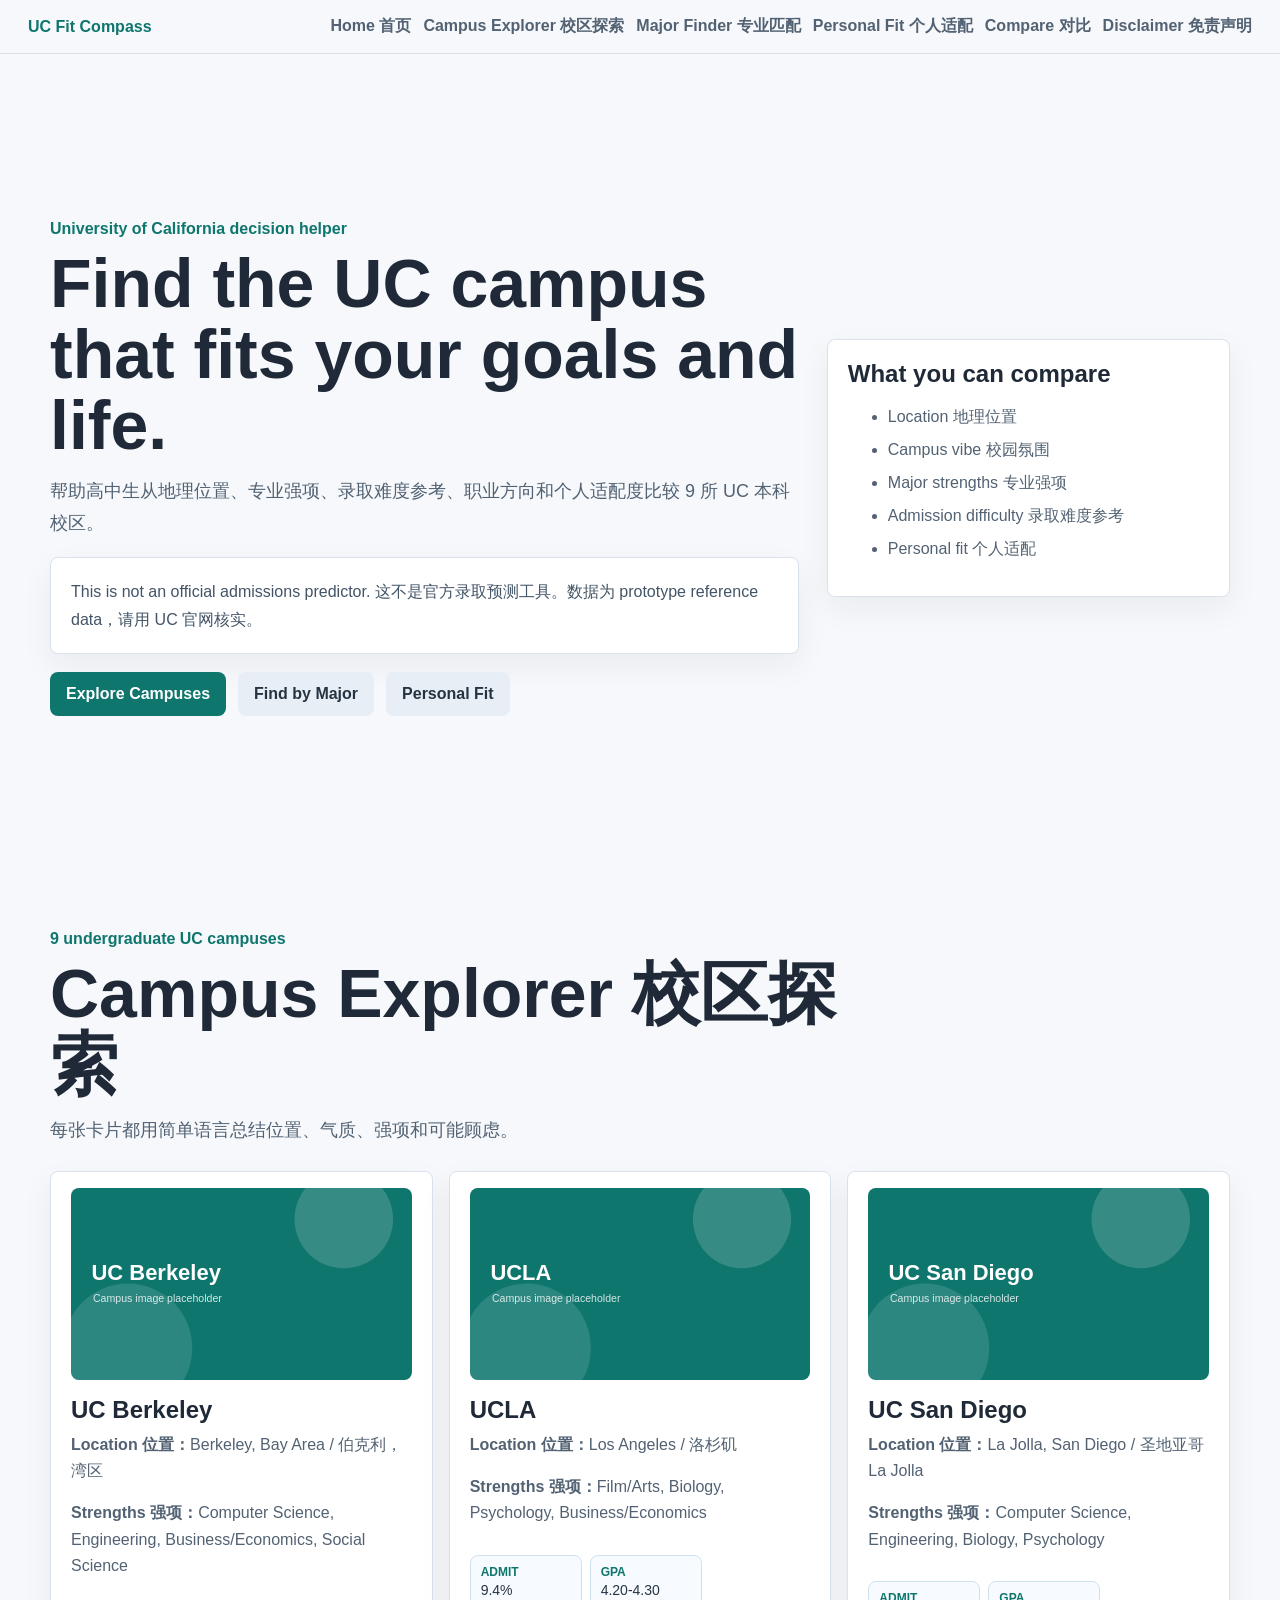
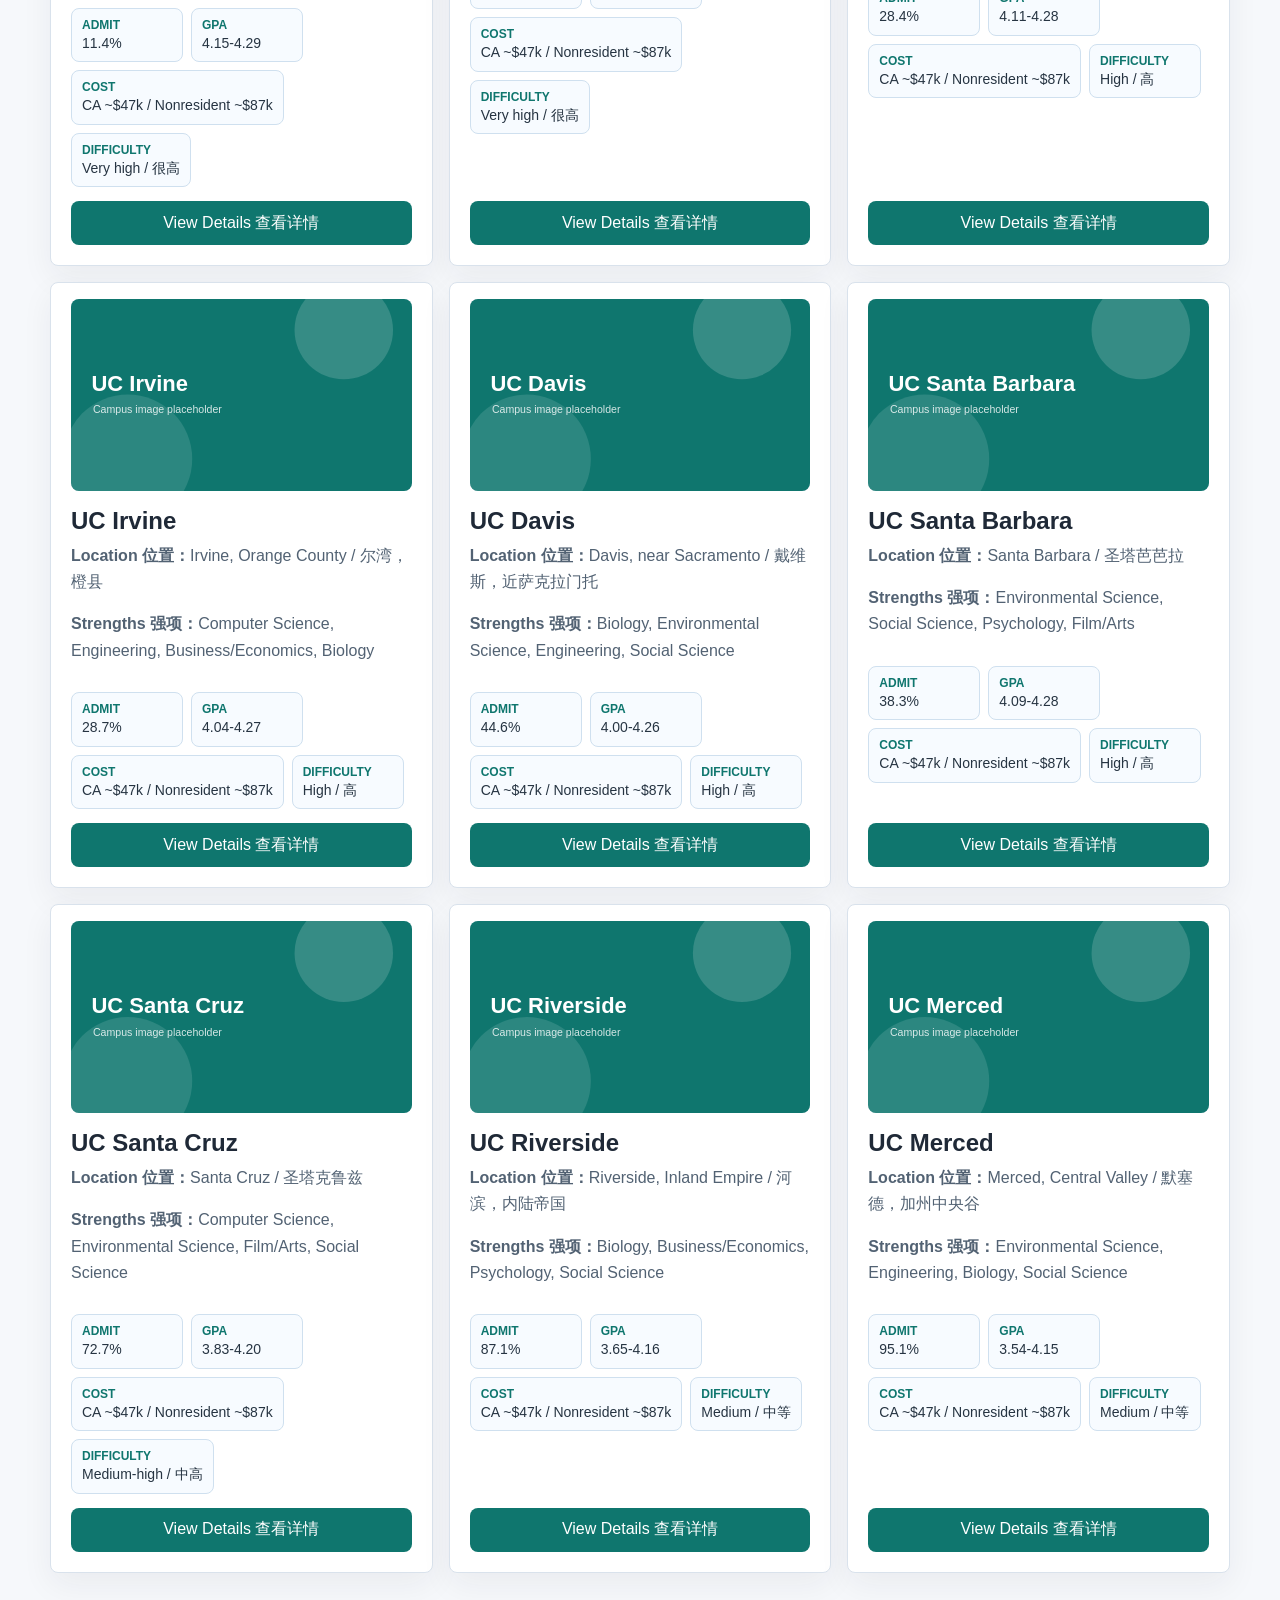
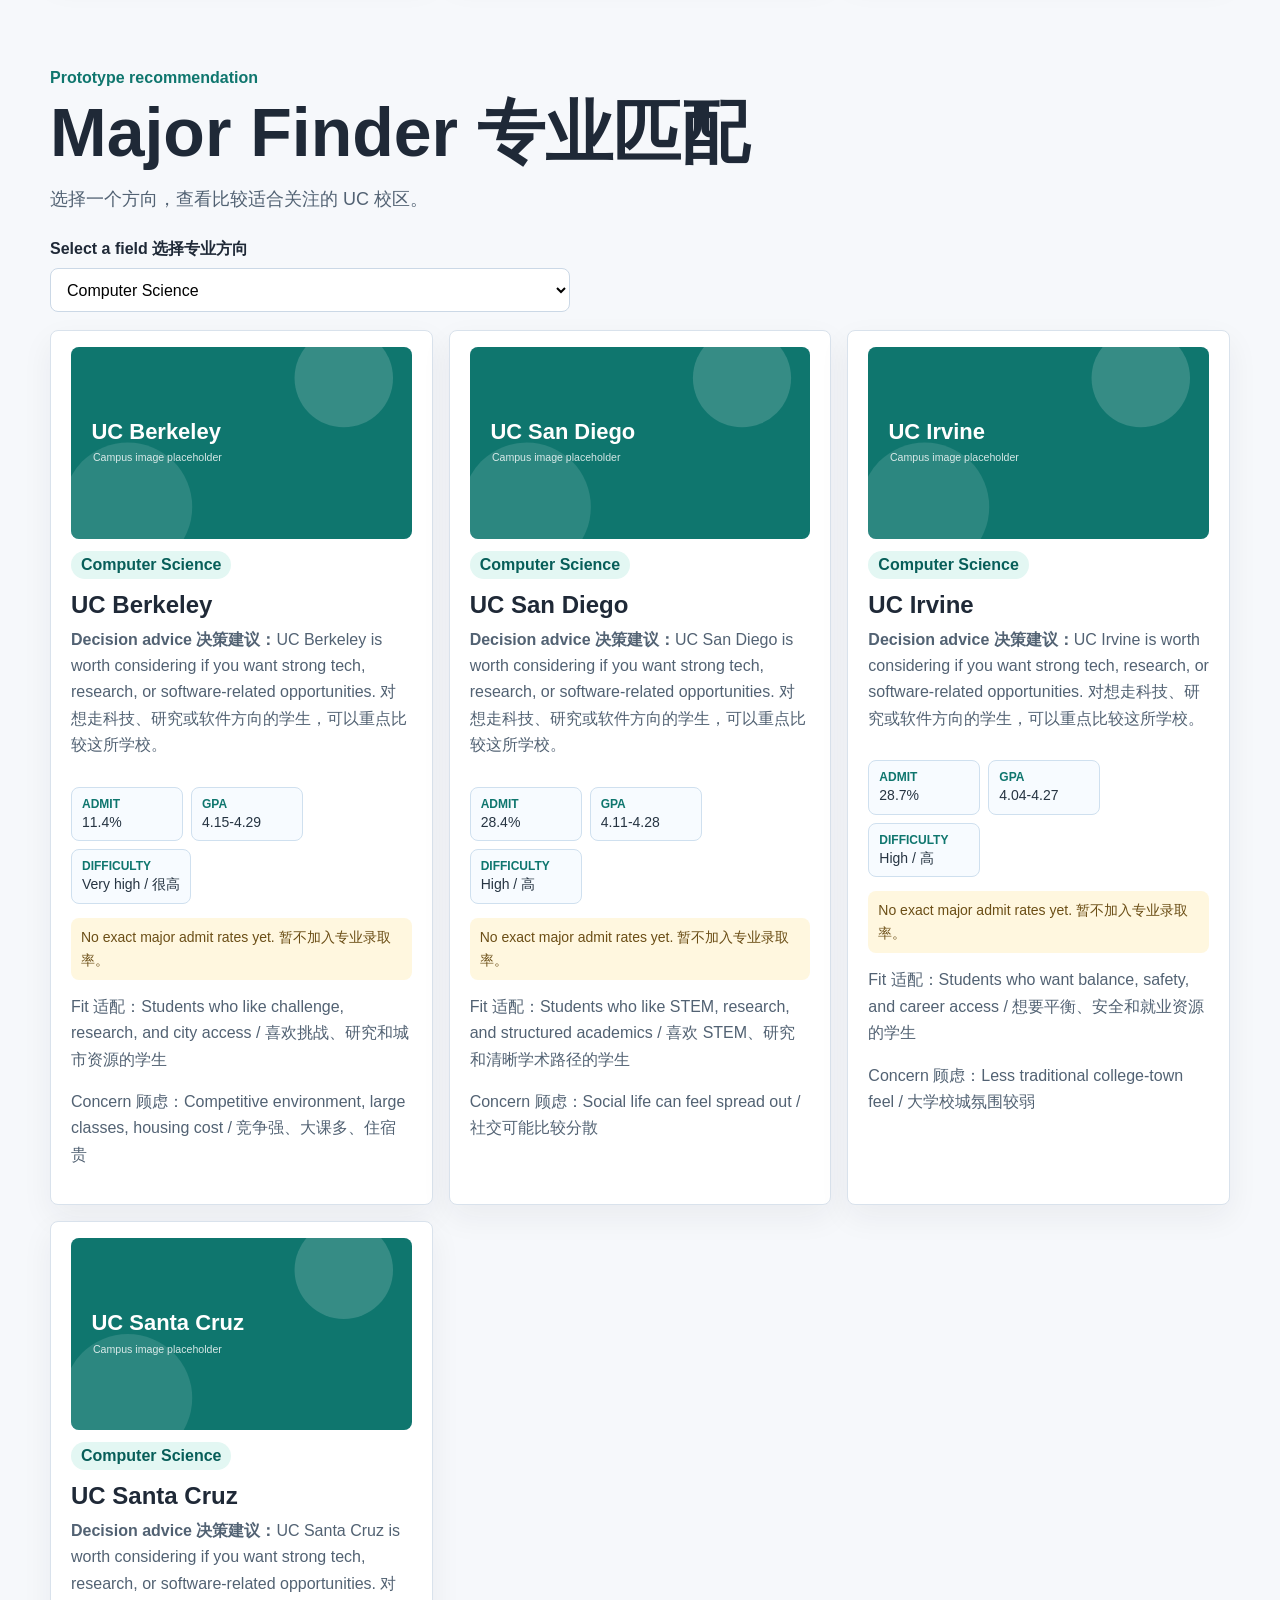
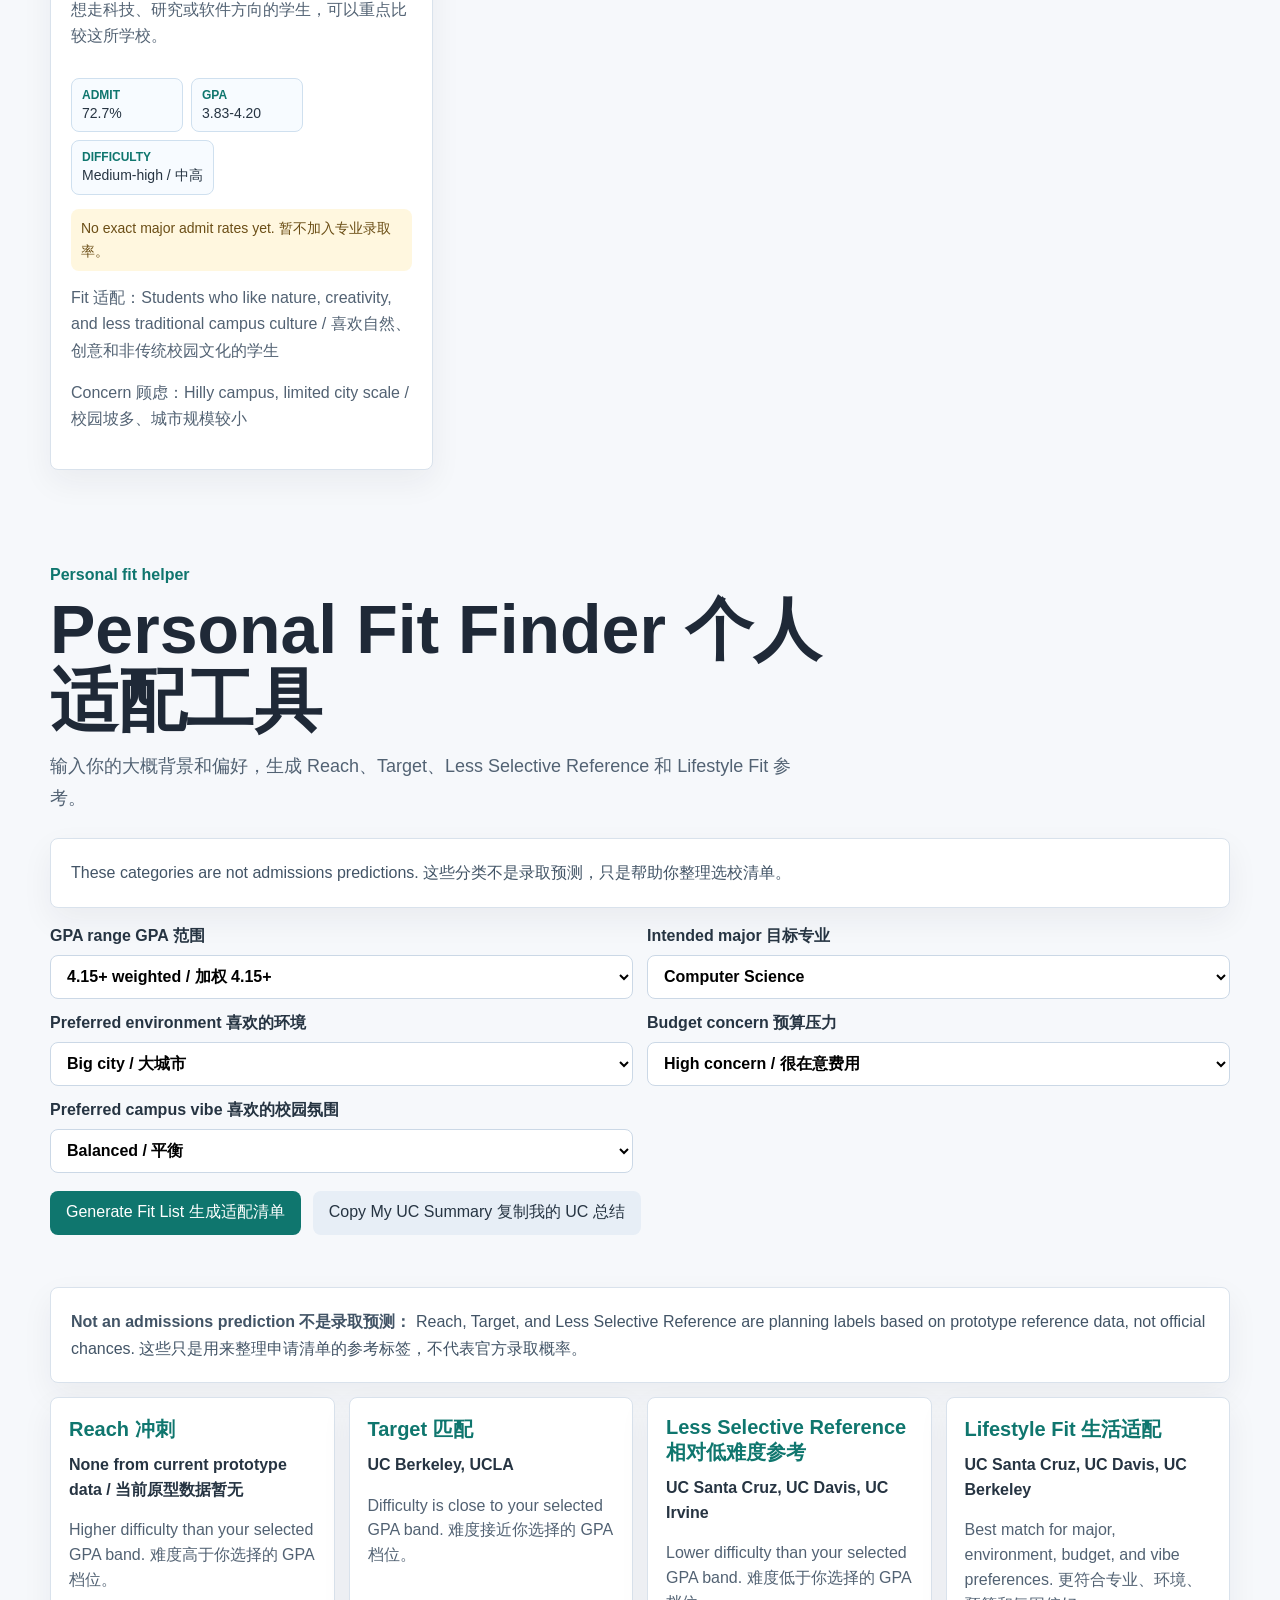
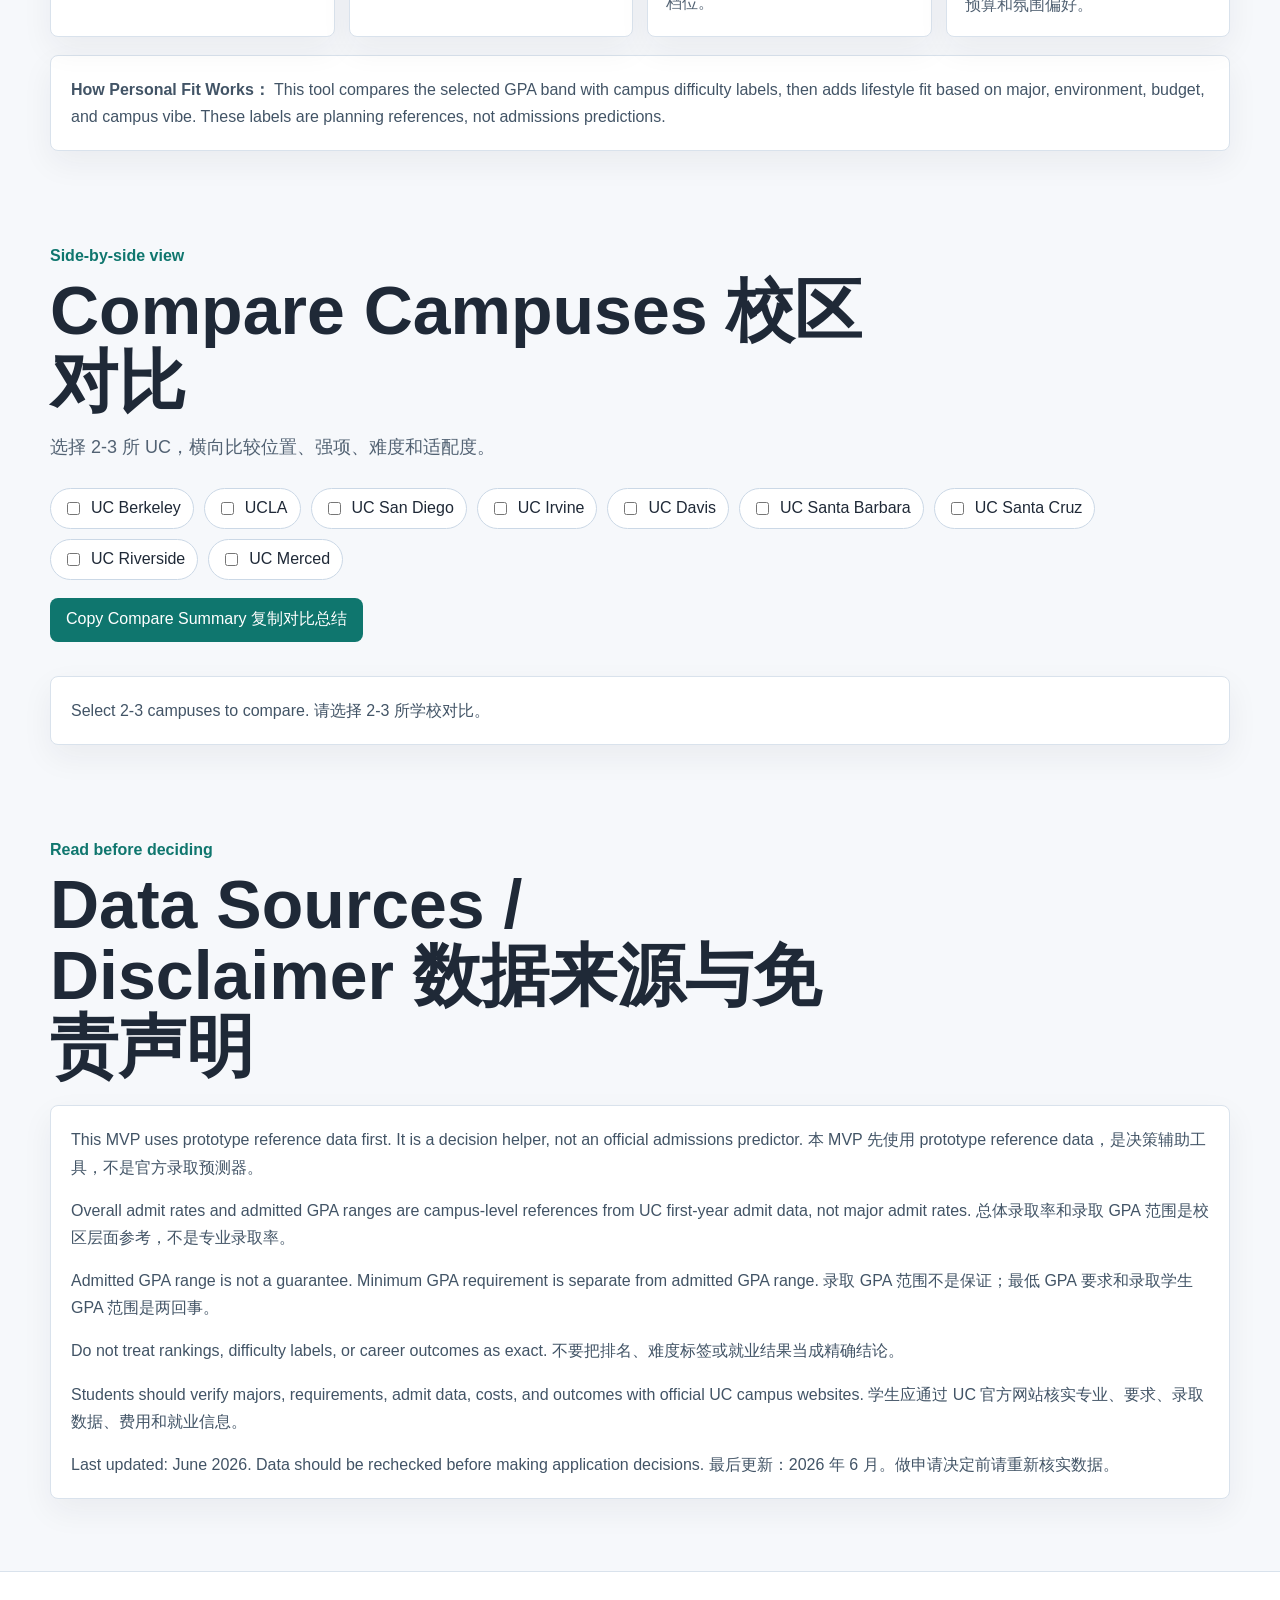
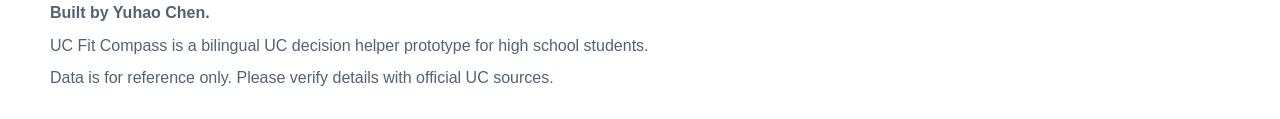
<file: uc-fit-compass/index.html>
<!doctype html>
<html lang="zh-CN">
  <head>
    <meta charset="UTF-8" />
    <meta name="viewport" content="width=device-width, initial-scale=1.0" />
    <title>UC Fit Compass</title>
    <link rel="stylesheet" href="./styles.css" />
  </head>
  <body>
    <header class="site-header">
      <a class="brand" href="#home">UC Fit Compass</a>
      <nav>
        <a href="#home">Home 首页</a>
        <a href="#explorer">Campus Explorer 校区探索</a>
        <a href="#major">Major Finder 专业匹配</a>
        <a href="#fit">Personal Fit 个人适配</a>
        <a href="#compare">Compare 对比</a>
        <a href="#sources">Disclaimer 免责声明</a>
      </nav>
    </header>

    <main>
      <section id="home" class="page hero">
        <div>
          <p class="eyebrow">University of California decision helper</p>
          <h1>Find the UC campus that fits your goals and life.</h1>
          <p class="lead">
            帮助高中生从地理位置、专业强项、录取难度参考、职业方向和个人适配度比较 9 所 UC 本科校区。
          </p>
          <p class="notice">
            This is not an official admissions predictor. 这不是官方录取预测工具。数据为 prototype reference data，请用 UC 官网核实。
          </p>
          <div class="actions">
            <a class="button" href="#explorer">Explore Campuses</a>
            <a class="button secondary" href="#major">Find by Major</a>
            <a class="button secondary" href="#fit">Personal Fit</a>
          </div>
        </div>
        <aside class="hero-panel">
          <h2>What you can compare</h2>
          <ul>
            <li>Location 地理位置</li>
            <li>Campus vibe 校园氛围</li>
            <li>Major strengths 专业强项</li>
            <li>Admission difficulty 录取难度参考</li>
            <li>Personal fit 个人适配</li>
          </ul>
        </aside>
      </section>

      <section id="explorer" class="page">
        <div class="section-head">
          <p class="eyebrow">9 undergraduate UC campuses</p>
          <h1>Campus Explorer 校区探索</h1>
          <p class="lead">每张卡片都用简单语言总结位置、气质、强项和可能顾虑。</p>
        </div>
        <div id="campusGrid" class="cards"></div>
      </section>

      <section id="major" class="page">
        <div class="section-head">
          <p class="eyebrow">Prototype recommendation</p>
          <h1>Major Finder 专业匹配</h1>
          <p class="lead">选择一个方向，查看比较适合关注的 UC 校区。</p>
        </div>
        <label class="input-label" for="majorSelect">Select a field 选择专业方向</label>
        <select id="majorSelect"></select>
        <div id="majorResults" class="cards results"></div>
      </section>

      <section id="fit" class="page">
        <div class="section-head">
          <p class="eyebrow">Personal fit helper</p>
          <h1>Personal Fit Finder 个人适配工具</h1>
          <p class="lead">输入你的大概背景和偏好，生成 Reach、Target、Less Selective Reference 和 Lifestyle Fit 参考。</p>
        </div>

        <div class="notice">
          These categories are not admissions predictions. 这些分类不是录取预测，只是帮助你整理选校清单。
        </div>

        <div class="fit-form">
          <label>
            GPA range GPA 范围
            <select id="fitGpa">
              <option value="top">4.15+ weighted / 加权 4.15+</option>
              <option value="strong">4.00-4.14 weighted / 加权 4.00-4.14</option>
              <option value="solid">3.80-3.99 weighted / 加权 3.80-3.99</option>
              <option value="building">Below 3.80 weighted / 加权 3.80 以下</option>
            </select>
          </label>

          <label>
            Intended major 目标专业
            <select id="fitMajor"></select>
          </label>

          <label>
            Preferred environment 喜欢的环境
            <select id="fitEnvironment">
              <option value="city">Big city / 大城市</option>
              <option value="suburban">Suburban and organized / 郊区、安全、有规划</option>
              <option value="college-town">College town / 大学校城</option>
              <option value="coastal">Coastal / 海边</option>
              <option value="nature">Nature and quiet / 自然、安静</option>
            </select>
          </label>

          <label>
            Budget concern 预算压力
            <select id="fitBudget">
              <option value="high">High concern / 很在意费用</option>
              <option value="medium">Some concern / 有点在意</option>
              <option value="low">Low concern / 不太在意</option>
            </select>
          </label>

          <label>
            Preferred campus vibe 喜欢的校园氛围
            <select id="fitVibe">
              <option value="balanced">Balanced / 平衡</option>
              <option value="competitive">Challenging / 有挑战</option>
              <option value="social">Social / 社交活跃</option>
              <option value="supportive">Supportive / 支持性强</option>
              <option value="creative">Creative / 创意自由</option>
              <option value="research">Research-focused / 研究导向</option>
            </select>
          </label>
        </div>

        <div class="actions">
          <button id="fitButton" type="button">Generate Fit List 生成适配清单</button>
          <button id="copyFitButton" class="secondary" type="button">Copy My UC Summary 复制我的 UC 总结</button>
        </div>
        <p id="copyStatus" class="copy-status"></p>
        <div id="fitResults" class="fit-results"></div>
        <div class="notice fit-note">
          <strong>How Personal Fit Works：</strong>
          This tool compares the selected GPA band with campus difficulty labels, then adds lifestyle fit based on major, environment, budget, and campus vibe.
          These labels are planning references, not admissions predictions.
        </div>
      </section>

      <section id="compare" class="page">
        <div class="section-head">
          <p class="eyebrow">Side-by-side view</p>
          <h1>Compare Campuses 校区对比</h1>
          <p class="lead">选择 2-3 所 UC，横向比较位置、强项、难度和适配度。</p>
        </div>
        <div id="compareChoices" class="choice-grid"></div>
        <div class="actions">
          <button id="copyCompareButton" type="button">Copy Compare Summary 复制对比总结</button>
        </div>
        <p id="compareCopyStatus" class="copy-status"></p>
        <div id="compareTable" class="compare-table"></div>
      </section>

      <section id="sources" class="page">
        <div class="section-head">
          <p class="eyebrow">Read before deciding</p>
          <h1>Data Sources / Disclaimer 数据来源与免责声明</h1>
        </div>
        <div class="notice large">
          <p>
            This MVP uses prototype reference data first. It is a decision helper, not an official admissions predictor.
            本 MVP 先使用 prototype reference data，是决策辅助工具，不是官方录取预测器。
          </p>
          <p>
            Overall admit rates and admitted GPA ranges are campus-level references from UC first-year admit data, not major admit rates.
            总体录取率和录取 GPA 范围是校区层面参考，不是专业录取率。
          </p>
          <p>
            Admitted GPA range is not a guarantee. Minimum GPA requirement is separate from admitted GPA range.
            录取 GPA 范围不是保证；最低 GPA 要求和录取学生 GPA 范围是两回事。
          </p>
          <p>
            Do not treat rankings, difficulty labels, or career outcomes as exact. 不要把排名、难度标签或就业结果当成精确结论。
          </p>
          <p>
            Students should verify majors, requirements, admit data, costs, and outcomes with official UC campus websites.
            学生应通过 UC 官方网站核实专业、要求、录取数据、费用和就业信息。
          </p>
          <p>
            Last updated: June 2026. Data should be rechecked before making application decisions.
            最后更新：2026 年 6 月。做申请决定前请重新核实数据。
          </p>
        </div>
      </section>
    </main>

    <footer class="site-footer">
      <p><strong>Built by Yuhao Chen.</strong></p>
      <p>UC Fit Compass is a bilingual UC decision helper prototype for high school students.</p>
      <p>Data is for reference only. Please verify details with official UC sources.</p>
    </footer>

    <script src="./script.js"></script>
  </body>
</html>
</file>
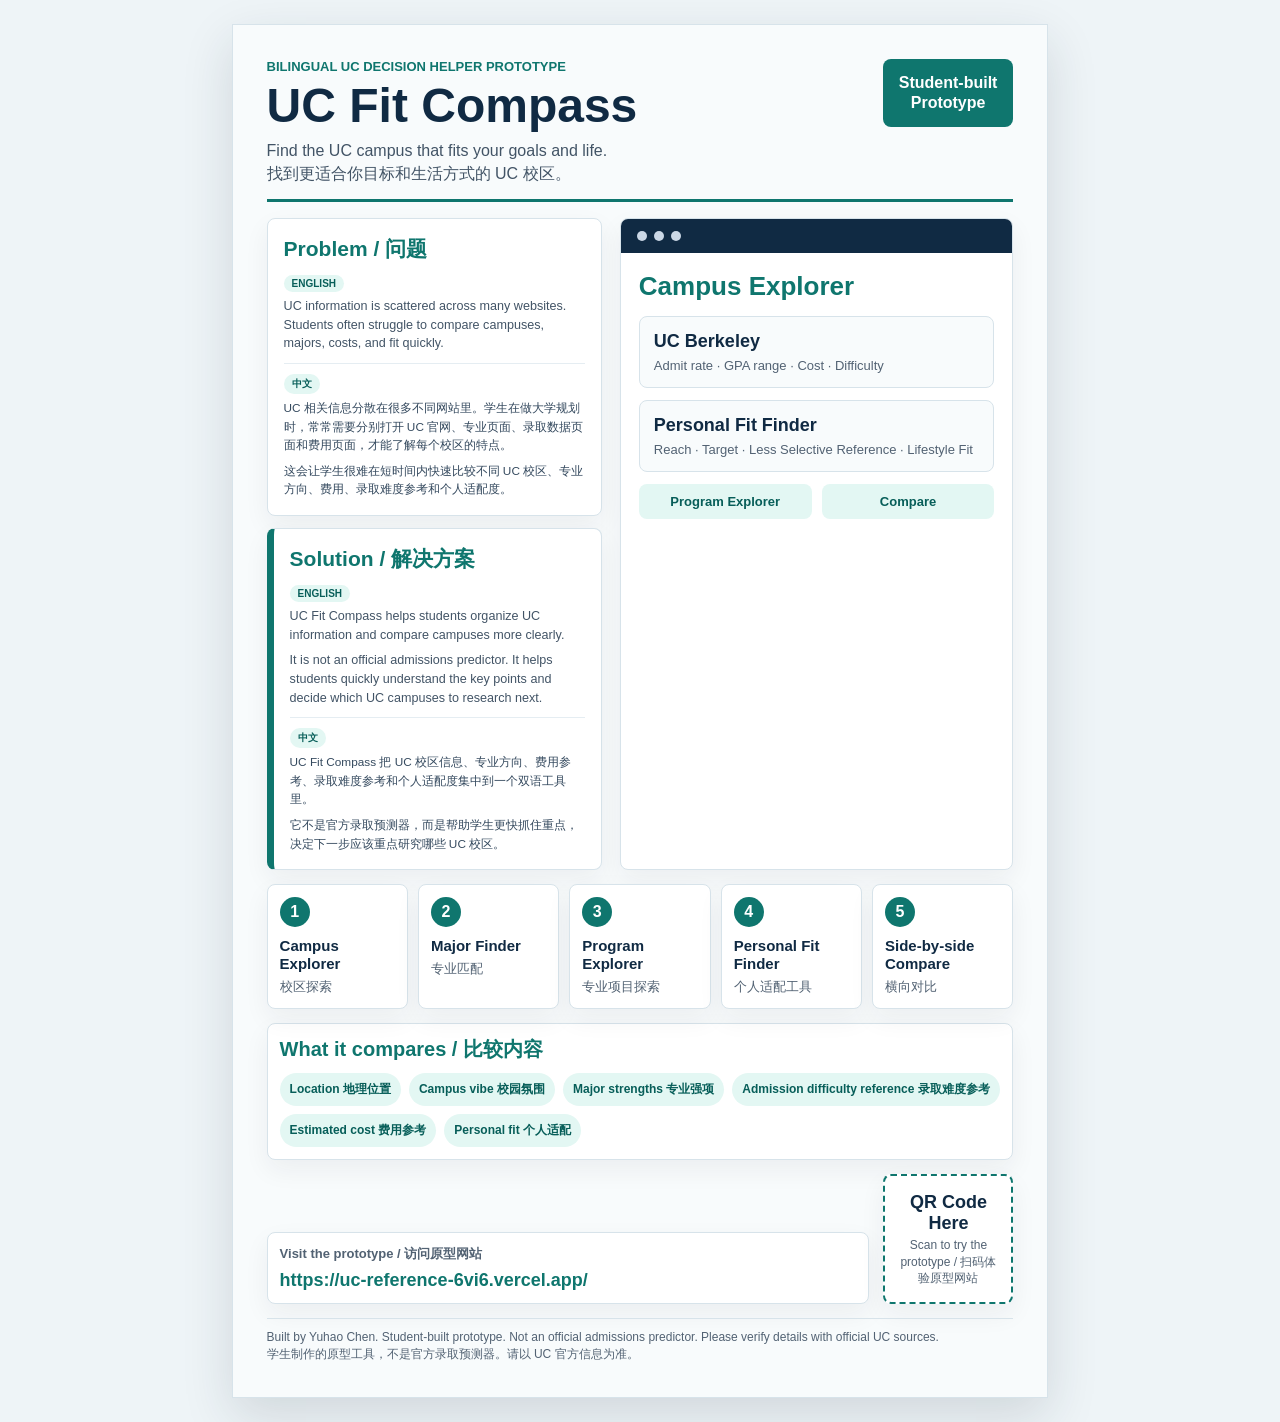
<file: uc-fit-compass-vercel-ready/poster.html>
<!doctype html>
<html lang="en">
  <head>
    <meta charset="UTF-8" />
    <meta name="viewport" content="width=device-width, initial-scale=1.0" />
    <title>UC Fit Compass Poster</title>
    <link rel="stylesheet" href="./poster.css" />
  </head>
  <body>
    <main class="poster">
      <header class="poster-header">
        <div>
          <p class="eyebrow">Bilingual UC decision helper prototype</p>
          <h1>UC Fit Compass</h1>
          <p class="subtitle">
            Find the UC campus that fits your goals and life.<br />
            找到更适合你目标和生活方式的 UC 校区。
          </p>
        </div>
        <div class="badge">Student-built<br />Prototype</div>
      </header>

      <section class="main-grid">
        <div class="story">
          <article class="info-card">
            <h2>Problem / 问题</h2>
            <div class="language-block">
              <span class="language-label">English</span>
              <p>
                UC information is scattered across many websites. Students often struggle to compare campuses,
                majors, costs, and fit quickly.
              </p>
            </div>
            <div class="language-block chinese-block">
              <span class="language-label">中文</span>
              <p>
                UC 相关信息分散在很多不同网站里。学生在做大学规划时，常常需要分别打开 UC 官网、专业页面、录取数据页面和费用页面，才能了解每个校区的特点。
              </p>
              <p>
                这会让学生很难在短时间内快速比较不同 UC 校区、专业方向、费用、录取难度参考和个人适配度。
              </p>
            </div>
          </article>

          <article class="info-card accent-card">
            <h2>Solution / 解决方案</h2>
            <div class="language-block">
              <span class="language-label">English</span>
              <p>
                UC Fit Compass helps students organize UC information and compare campuses more clearly.
              </p>
              <p>
                It is not an official admissions predictor. It helps students quickly understand the key points
                and decide which UC campuses to research next.
              </p>
            </div>
            <div class="language-block chinese-block">
              <span class="language-label">中文</span>
              <p>
                UC Fit Compass 把 UC 校区信息、专业方向、费用参考、录取难度参考和个人适配度集中到一个双语工具里。
              </p>
              <p>
                它不是官方录取预测器，而是帮助学生更快抓住重点，决定下一步应该重点研究哪些 UC 校区。
              </p>
            </div>
          </article>
        </div>

        <section class="mockup" aria-label="Website mockup">
          <div class="mockup-top">
            <span></span>
            <span></span>
            <span></span>
          </div>
          <div class="mockup-body">
            <div class="mockup-title">Campus Explorer</div>
            <div class="mockup-card">
              <strong>UC Berkeley</strong>
              <p>Admit rate · GPA range · Cost · Difficulty</p>
            </div>
            <div class="mockup-card">
              <strong>Personal Fit Finder</strong>
              <p>Reach · Target · Less Selective Reference · Lifestyle Fit</p>
            </div>
            <div class="mockup-row">
              <span>Program Explorer</span>
              <span>Compare</span>
            </div>
          </div>
        </section>
      </section>

      <section class="features" aria-label="Feature cards">
        <article>
          <div class="icon">1</div>
          <h3>Campus Explorer</h3>
          <p>校区探索</p>
        </article>
        <article>
          <div class="icon">2</div>
          <h3>Major Finder</h3>
          <p>专业匹配</p>
        </article>
        <article>
          <div class="icon">3</div>
          <h3>Program Explorer</h3>
          <p>专业项目探索</p>
        </article>
        <article>
          <div class="icon">4</div>
          <h3>Personal Fit Finder</h3>
          <p>个人适配工具</p>
        </article>
        <article>
          <div class="icon">5</div>
          <h3>Side-by-side Compare</h3>
          <p>横向对比</p>
        </article>
      </section>

      <section class="compare-strip">
        <h2>What it compares / 比较内容</h2>
        <div class="chips">
          <span>Location 地理位置</span>
          <span>Campus vibe 校园氛围</span>
          <span>Major strengths 专业强项</span>
          <span>Admission difficulty reference 录取难度参考</span>
          <span>Estimated cost 费用参考</span>
          <span>Personal fit 个人适配</span>
        </div>
      </section>

      <footer class="poster-footer">
        <div class="site-link">
          <p>Visit the prototype / 访问原型网站</p>
          <strong>https://uc-reference-6vi6.vercel.app/</strong>
        </div>
        <div class="qr-box">
          <strong>QR Code Here</strong>
          <span>Scan to try the prototype / 扫码体验原型网站</span>
        </div>
        <p class="disclaimer">
          Built by Yuhao Chen. Student-built prototype. Not an official admissions predictor.
          Please verify details with official UC sources.<br />
          学生制作的原型工具，不是官方录取预测器。请以 UC 官方信息为准。
        </p>
      </footer>
    </main>
  </body>
</html>
</file>
<file: uc-fit-compass/styles.css>
:root {
  color-scheme: light;
  font-family: -apple-system, BlinkMacSystemFont, "Segoe UI", sans-serif;
  color: #1f2937;
  background: #f6f8fb;
}

* {
  box-sizing: border-box;
}

body {
  margin: 0;
}

button,
select {
  font: inherit;
}

.site-header {
  position: sticky;
  top: 0;
  z-index: 2;
  display: flex;
  justify-content: space-between;
  gap: 18px;
  align-items: center;
  padding: 16px 28px;
  border-bottom: 1px solid #d9e2ec;
  background: rgba(246, 248, 251, 0.95);
  backdrop-filter: blur(10px);
}

.brand,
nav a,
.button {
  font-weight: 800;
  text-decoration: none;
}

.brand {
  color: #0f766e;
}

nav {
  display: flex;
  flex-wrap: wrap;
  gap: 12px;
}

nav a {
  color: #526273;
}

.page {
  width: min(1180px, calc(100% - 32px));
  margin: 0 auto;
  padding: 48px 0;
}

.hero {
  min-height: calc(100vh - 72px);
  display: grid;
  grid-template-columns: 1.3fr 0.7fr;
  gap: 28px;
  align-items: center;
}

.eyebrow {
  margin: 0 0 10px;
  color: #0f766e;
  font-weight: 900;
}

h1,
h2,
h3,
p {
  margin-top: 0;
}

h1 {
  max-width: 820px;
  margin-bottom: 16px;
  font-size: clamp(34px, 7vw, 68px);
  line-height: 1.04;
  letter-spacing: 0;
}

.lead {
  max-width: 760px;
  color: #526273;
  font-size: 18px;
  line-height: 1.75;
}

.notice,
.hero-panel,
.card,
.compare-card {
  border: 1px solid #d9e2ec;
  border-radius: 8px;
  background: #ffffff;
  box-shadow: 0 12px 32px rgba(31, 41, 55, 0.06);
}

.notice,
.hero-panel,
.card,
.compare-card {
  padding: 20px;
}

.notice {
  color: #425466;
  line-height: 1.7;
}

.notice.large p:last-child {
  margin-bottom: 0;
}

.actions {
  display: flex;
  flex-wrap: wrap;
  gap: 12px;
  margin-top: 18px;
}

.button,
button {
  min-height: 44px;
  display: inline-flex;
  align-items: center;
  justify-content: center;
  border: 0;
  border-radius: 8px;
  padding: 0 16px;
  color: #ffffff;
  background: #0f766e;
  cursor: pointer;
}

.secondary {
  color: #263442;
  background: #e7eef6;
}

.hero-panel li {
  margin: 12px 0;
  color: #526273;
}

.section-head {
  margin-bottom: 24px;
}

.cards {
  display: grid;
  grid-template-columns: repeat(3, 1fr);
  gap: 16px;
}

.card h3 {
  margin-bottom: 8px;
  font-size: 24px;
}

.card {
  display: flex;
  flex-direction: column;
}

.campus-image {
  width: 100%;
  aspect-ratio: 16 / 9;
  display: block;
  margin: -4px 0 16px;
  border-radius: 8px;
  object-fit: cover;
  background: #d9e2ec;
}

.campus-image.small {
  margin-bottom: 12px;
}

.meta {
  color: #526273;
  line-height: 1.65;
}

.mini-note {
  padding: 8px 10px;
  border-radius: 8px;
  color: #6b4e16;
  background: #fff7df;
  font-size: 14px;
}

.tag {
  width: fit-content;
  margin-bottom: 12px;
  padding: 5px 10px;
  border-radius: 999px;
  color: #075e59;
  background: #e3f7f3;
  font-weight: 800;
}

.badge-row {
  display: flex;
  flex-wrap: wrap;
  gap: 8px;
  margin: 12px 0 14px;
}

.data-badge {
  display: inline-flex;
  flex-direction: column;
  gap: 2px;
  min-width: 112px;
  padding: 9px 10px;
  border: 1px solid #cfe0ef;
  border-radius: 8px;
  color: #263442;
  background: #f7fbff;
  font-size: 14px;
  line-height: 1.25;
}

.data-badge strong {
  color: #0f766e;
  font-size: 12px;
  text-transform: uppercase;
}

.details-button {
  width: 100%;
  margin-top: auto;
}

.details-panel {
  margin-top: 14px;
  padding-top: 14px;
  border-top: 1px solid #d9e2ec;
}

.hidden {
  display: none;
}

.input-label {
  display: block;
  margin-bottom: 8px;
  font-weight: 800;
}

select {
  width: min(520px, 100%);
  min-height: 44px;
  border: 1px solid #cbd8e6;
  border-radius: 8px;
  padding: 0 12px;
  background: #ffffff;
}

.fit-form {
  display: grid;
  grid-template-columns: repeat(2, 1fr);
  gap: 14px;
  margin: 18px 0;
}

.fit-form label {
  display: grid;
  gap: 8px;
  font-weight: 800;
  color: #263442;
}

.fit-form select {
  width: 100%;
}

.fit-results {
  margin-top: 18px;
}

.fit-note {
  margin-top: 18px;
}

.copy-status {
  min-height: 24px;
  margin: 10px 0 0;
  color: #0f766e;
  font-weight: 800;
}

.fit-grid {
  display: grid;
  grid-template-columns: repeat(4, 1fr);
  gap: 14px;
  margin-top: 14px;
}

.fit-card {
  min-height: 170px;
  padding: 18px;
  border: 1px solid #d9e2ec;
  border-radius: 8px;
  background: #ffffff;
  box-shadow: 0 12px 32px rgba(31, 41, 55, 0.06);
}

.fit-card h3 {
  margin-bottom: 10px;
  color: #0f766e;
  font-size: 20px;
}

.fit-card p {
  color: #263442;
  font-weight: 800;
  line-height: 1.55;
}

.fit-card span {
  color: #526273;
  line-height: 1.55;
}

.results {
  margin-top: 18px;
}

.choice-grid {
  display: flex;
  flex-wrap: wrap;
  gap: 10px;
  margin-bottom: 18px;
}

.choice-grid label {
  display: inline-flex;
  gap: 8px;
  align-items: center;
  padding: 10px 12px;
  border: 1px solid #cbd8e6;
  border-radius: 999px;
  background: #ffffff;
}

.compare-table {
  width: 100%;
}

.compare-card h3 {
  color: #0f766e;
}

.compare-summary {
  margin-bottom: 14px;
  padding: 16px;
  border: 1px solid #cfe0ef;
  border-radius: 8px;
  color: #425466;
  background: #f7fbff;
  line-height: 1.7;
}

.table-wrap {
  width: 100%;
  overflow-x: auto;
  border: 1px solid #d9e2ec;
  border-radius: 8px;
  background: #ffffff;
  box-shadow: 0 12px 32px rgba(31, 41, 55, 0.06);
}

table {
  width: 100%;
  min-width: 760px;
  border-collapse: collapse;
}

th,
td {
  padding: 14px;
  border-bottom: 1px solid #e5edf5;
  text-align: left;
  vertical-align: top;
  line-height: 1.55;
}

thead th {
  color: #0f766e;
  background: #f0faf8;
}

tbody th {
  width: 180px;
  color: #263442;
  background: #f8fafc;
}

tr:last-child th,
tr:last-child td {
  border-bottom: 0;
}

.link-row {
  display: flex;
  flex-wrap: wrap;
  gap: 10px;
  margin-top: 14px;
}

.link-row a {
  min-height: 36px;
  display: inline-flex;
  align-items: center;
  border-radius: 8px;
  padding: 0 12px;
  color: #0f766e;
  background: #e3f7f3;
  font-weight: 800;
  text-decoration: none;
}

.site-footer {
  margin-top: 24px;
  padding: 28px;
  border-top: 1px solid #d9e2ec;
  color: #526273;
  background: #ffffff;
  line-height: 1.65;
}

.site-footer p {
  width: min(1180px, calc(100% - 32px));
  margin: 0 auto 6px;
}

.site-footer p:last-child {
  margin-bottom: 0;
}

@media (max-width: 880px) {
  .site-header,
  .hero {
    align-items: stretch;
    grid-template-columns: 1fr;
  }

  .site-header {
    flex-direction: column;
  }

  .cards {
    grid-template-columns: 1fr;
  }

  .fit-form,
  .fit-grid {
    grid-template-columns: 1fr;
  }

  h1 {
    font-size: 38px;
  }
}
</file>
<file: uc-fit-compass-vercel-ready/poster.css>
:root {
  color-scheme: light;
  font-family: -apple-system, BlinkMacSystemFont, "Segoe UI", sans-serif;
  color: #1f2937;
  background: #eef4f7;
}

* {
  box-sizing: border-box;
}

body {
  margin: 0;
  padding: 24px;
}

.poster {
  width: 8.5in;
  min-height: 11in;
  margin: 0 auto;
  padding: 0.35in;
  background: #f8fbfc;
  border: 1px solid #d7e3ea;
  box-shadow: 0 18px 48px rgba(31, 41, 55, 0.14);
}

.poster-header {
  display: flex;
  justify-content: space-between;
  gap: 24px;
  align-items: flex-start;
  padding-bottom: 14px;
  border-bottom: 3px solid #0f766e;
}

.eyebrow {
  margin: 0 0 8px;
  color: #0f766e;
  font-size: 13px;
  font-weight: 900;
  text-transform: uppercase;
}

h1,
h2,
h3,
p {
  margin-top: 0;
}

h1 {
  margin-bottom: 10px;
  color: #102a43;
  font-size: 48px;
  line-height: 0.98;
  letter-spacing: 0;
}

.subtitle {
  max-width: 560px;
  margin-bottom: 0;
  color: #425466;
  font-size: 16px;
  line-height: 1.45;
}

.badge {
  min-width: 116px;
  padding: 14px 16px;
  border-radius: 8px;
  color: #ffffff;
  background: #0f766e;
  font-weight: 900;
  text-align: center;
  line-height: 1.25;
}

.main-grid {
  display: grid;
  grid-template-columns: 0.92fr 1.08fr;
  gap: 18px;
  margin-top: 16px;
}

.story {
  display: grid;
  gap: 12px;
}

.info-card,
.mockup,
.features article,
.compare-strip,
.site-link,
.qr-box {
  border: 1px solid #d7e3ea;
  border-radius: 8px;
  background: #ffffff;
  box-shadow: 0 10px 26px rgba(31, 41, 55, 0.06);
}

.info-card {
  min-height: 222px;
  padding: 16px;
}

.accent-card {
  border-left: 7px solid #0f766e;
}

h2 {
  margin-bottom: 10px;
  color: #0f766e;
  font-size: 21px;
}

.language-block {
  padding-top: 9px;
  border-top: 1px solid #e5edf2;
}

.language-block:first-of-type {
  padding-top: 0;
  border-top: 0;
}

.language-block + .language-block {
  margin-top: 10px;
}

.language-label {
  display: inline-flex;
  margin-bottom: 5px;
  padding: 3px 8px;
  border-radius: 999px;
  color: #075e59;
  background: #e3f7f3;
  font-size: 10px;
  font-weight: 900;
  text-transform: uppercase;
}

.info-card p {
  margin-bottom: 7px;
  color: #425466;
  font-size: 12.6px;
  line-height: 1.48;
}

.info-card p:last-child {
  margin-bottom: 0;
}

.chinese-block p {
  color: #34495e;
  font-size: 11.8px;
  line-height: 1.58;
}

.mockup {
  overflow: hidden;
}

.mockup-top {
  display: flex;
  gap: 7px;
  padding: 12px 16px;
  background: #102a43;
}

.mockup-top span {
  width: 10px;
  height: 10px;
  border-radius: 999px;
  background: #cbd8e6;
}

.mockup-body {
  padding: 18px;
}

.mockup-title {
  margin-bottom: 14px;
  color: #0f766e;
  font-size: 26px;
  font-weight: 900;
}

.mockup-card {
  margin-bottom: 12px;
  padding: 14px;
  border: 1px solid #d7e3ea;
  border-radius: 8px;
  background: #f8fbfc;
}

.mockup-card strong {
  color: #102a43;
  font-size: 18px;
}

.mockup-card p {
  margin: 6px 0 0;
  color: #526273;
  font-size: 13px;
}

.mockup-row {
  display: grid;
  grid-template-columns: 1fr 1fr;
  gap: 10px;
}

.mockup-row span {
  padding: 10px;
  border-radius: 8px;
  color: #075e59;
  background: #e3f7f3;
  font-size: 13px;
  font-weight: 900;
  text-align: center;
}

.features {
  display: grid;
  grid-template-columns: repeat(5, 1fr);
  gap: 10px;
  margin-top: 14px;
}

.features article {
  min-height: 110px;
  padding: 12px;
}

.icon {
  width: 30px;
  height: 30px;
  display: grid;
  place-items: center;
  margin-bottom: 10px;
  border-radius: 999px;
  color: #ffffff;
  background: #0f766e;
  font-weight: 900;
}

h3 {
  margin-bottom: 5px;
  color: #102a43;
  font-size: 15px;
  line-height: 1.2;
}

.features p {
  margin: 0;
  color: #526273;
  font-size: 13px;
  line-height: 1.35;
}

.compare-strip {
  margin-top: 14px;
  padding: 12px;
}

.compare-strip h2 {
  font-size: 20px;
}

.chips {
  display: flex;
  flex-wrap: wrap;
  gap: 8px;
}

.chips span {
  padding: 8px 10px;
  border-radius: 999px;
  color: #075e59;
  background: #e3f7f3;
  font-size: 12px;
  font-weight: 800;
}

.poster-footer {
  display: grid;
  grid-template-columns: 1fr 130px;
  gap: 14px;
  align-items: end;
  margin-top: 14px;
}

.site-link {
  padding: 12px;
}

.site-link p {
  margin-bottom: 7px;
  color: #526273;
  font-size: 13px;
  font-weight: 800;
}

.site-link strong {
  color: #0f766e;
  font-size: 18px;
  word-break: break-word;
}

.qr-box {
  height: 130px;
  display: grid;
  place-items: center;
  padding: 14px;
  border: 2px dashed #0f766e;
  text-align: center;
}

.qr-box strong {
  color: #102a43;
  font-size: 18px;
}

.qr-box span {
  color: #526273;
  font-size: 12px;
  line-height: 1.35;
}

.disclaimer {
  grid-column: 1 / -1;
  margin: 0;
  padding-top: 10px;
  border-top: 1px solid #d7e3ea;
  color: #526273;
  font-size: 12px;
  line-height: 1.45;
}

@media screen and (max-width: 900px) {
  body {
    padding: 12px;
  }

  .poster {
    width: 100%;
    min-height: auto;
    padding: 24px;
  }

  .poster-header,
  .main-grid,
  .poster-footer {
    grid-template-columns: 1fr;
    display: grid;
  }

  .features {
    grid-template-columns: 1fr 1fr;
  }
}

@media print {
  @page {
    size: letter;
    margin: 0;
  }

  body {
    padding: 0;
    background: #ffffff;
  }

  .poster {
    width: 8.5in;
    height: 11in;
    min-height: 11in;
    border: 0;
    box-shadow: none;
    break-inside: avoid;
  }
}
</file>
